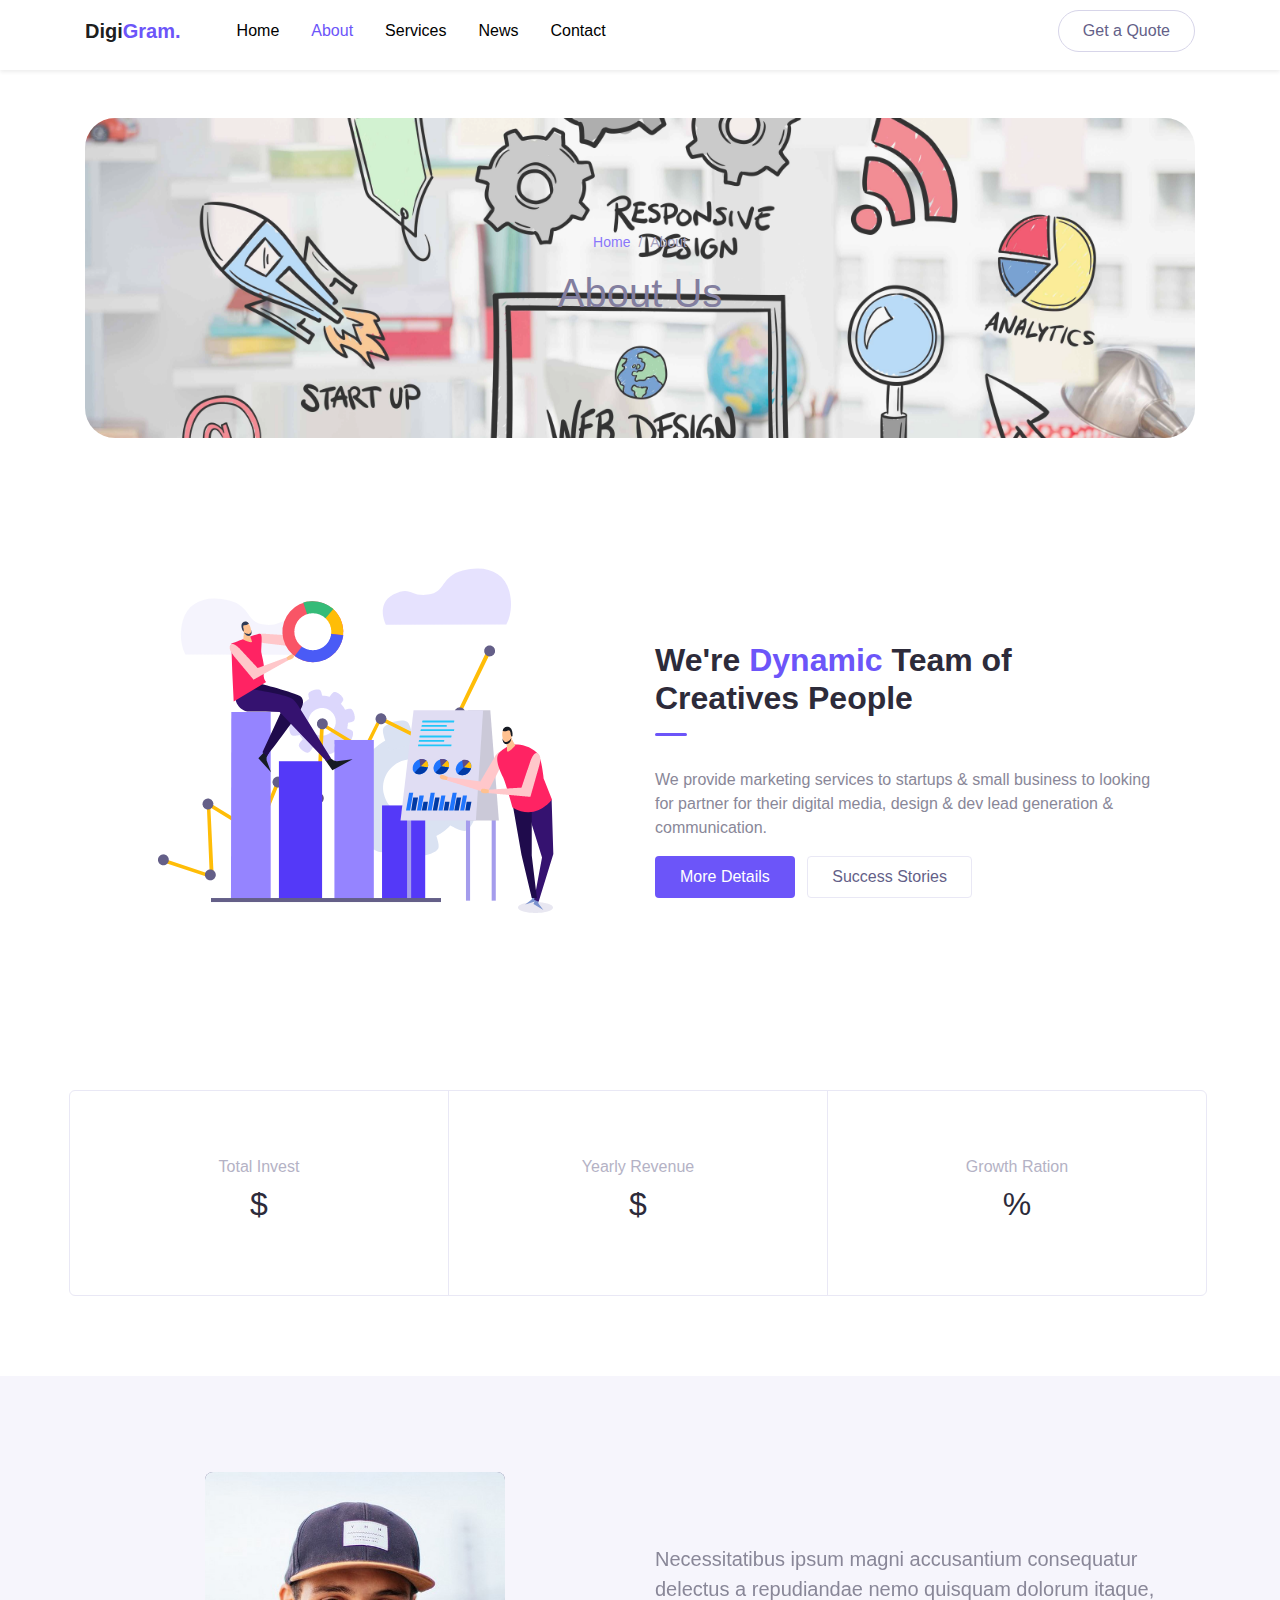
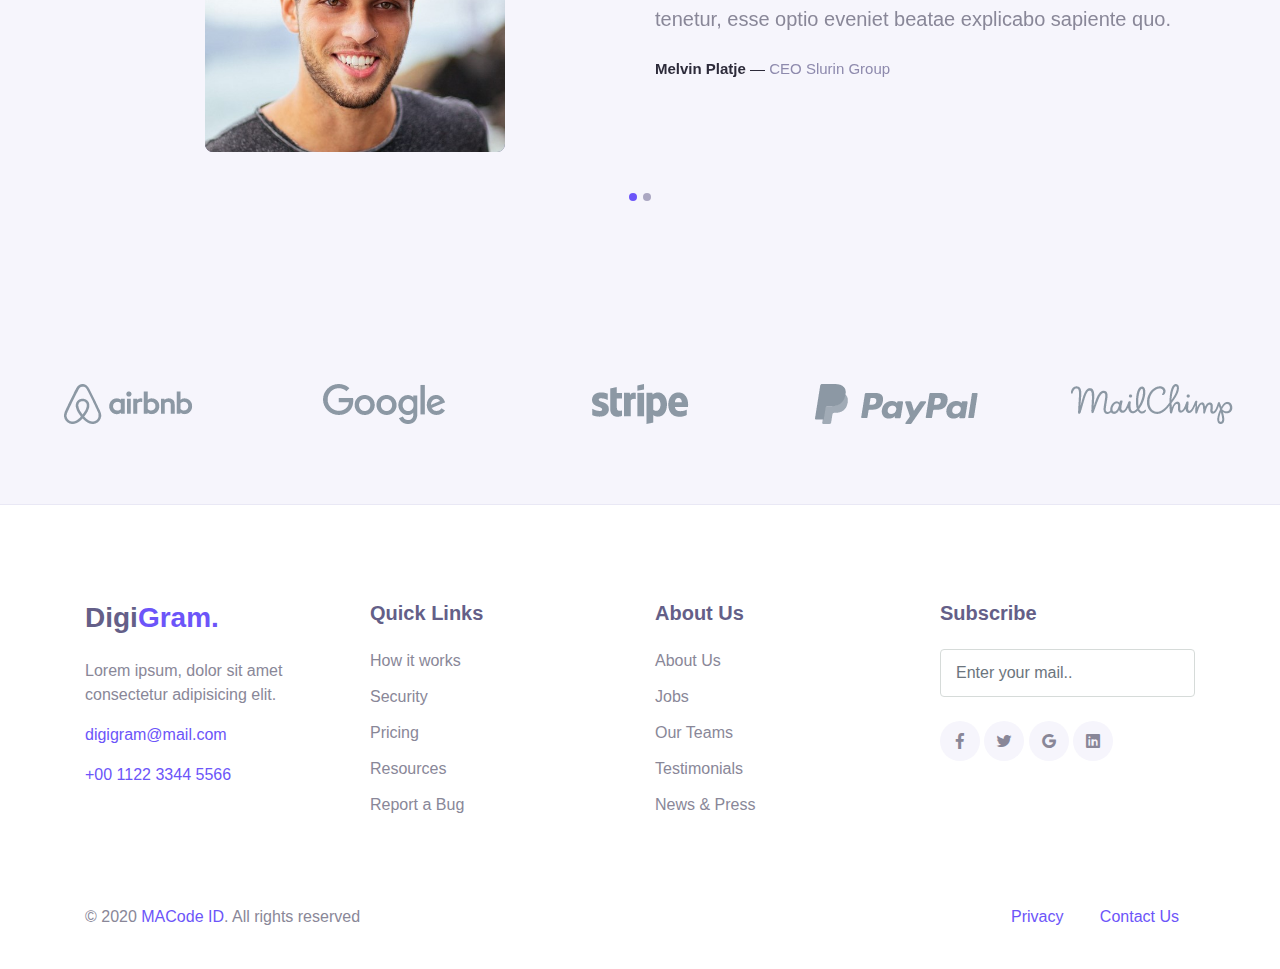
<file: html/about.html>
<!DOCTYPE html>
<html lang="en">
<head>
  <meta charset="UTF-8">
  <meta name="viewport" content="width=device-width, initial-scale=1.0">

  <meta http-equiv="X-UA-Compatible" content="IE=edge">

  <meta name="copyright" content="MACode ID, https://macodeid.com">

  <title>DigiGram - Free Agency Template</title>

  <link rel="stylesheet" href="../assets/vendor/animate/animate.css">

  <link rel="stylesheet" href="../assets/css/bootstrap.css">

  <link rel="stylesheet" href="../assets/css/maicons.css">

  <link rel="stylesheet" href="../assets/vendor/owl-carousel/css/owl.carousel.css">

  <link rel="stylesheet" href="../assets/css/theme.css">

</head>
<body>

  <!-- Back to top button -->
  <div class="back-to-top"></div>

  <header>
    <nav class="navbar navbar-expand-lg navbar-light shadow-sm">
      <div class="container">
        <a href="index.html" class="navbar-brand">Digi<span class="text-primary">Gram.</span></a>

        <button class="navbar-toggler" data-toggle="collapse" data-target="#navbarContent" aria-controls="navbarContent" aria-expanded="false" aria-label="Toggle navigation">
          <span class="navbar-toggler-icon"></span>
        </button>

        <div class="navbar-collapse collapse" id="navbarContent">
          <ul class="navbar-nav ml-lg-4 pt-3 pt-lg-0">
            <li class="nav-item">
              <a href="index.html" class="nav-link">Home</a>
            </li>
            <li class="nav-item active">
              <a href="about.html" class="nav-link">About</a>
            </li>
            <li class="nav-item">
              <a href="services.html" class="nav-link">Services</a>
            </li>
            <li class="nav-item">
              <a href="blog.html" class="nav-link">News</a>
            </li>
            <li class="nav-item">
              <a href="contact.html" class="nav-link">Contact</a>
            </li>
          </ul>

          <div class="ml-auto">
            <a href="#" class="btn btn-outline rounded-pill">Get a Quote</a>
          </div>
        </div>
      </div>
    </nav>

    <div class="container mt-5">
      <div class="page-banner">
        <div class="row justify-content-center align-items-center h-100">
          <div class="col-md-6">
            <nav aria-label="Breadcrumb">
              <ul class="breadcrumb justify-content-center py-0 bg-transparent">
                <li class="breadcrumb-item"><a href="index.html">Home</a></li>
                <li class="breadcrumb-item active">About</li>
              </ul>
            </nav>
            <h1 class="text-center">About Us</h1>
          </div>
        </div>
      </div>
    </div>
  </header>

  <main>
    <div class="page-section">
      <div class="container">
        <div class="row align-items-center">
          <div class="col-lg-6 py-3">
            <div class="img-fluid text-center">
              <img src="../assets/img/bg_image_2.png" alt="">
            </div>
          </div>
          <div class="col-lg-6 py-3 pr-lg-5">
            <h2 class="title-section">We're <span class="marked">Dynamic</span> Team of Creatives People</h2>
            <div class="divider"></div>
            <p>We provide marketing services to startups & small business to looking for partner for their digital media, design & dev lead generation & communication.</p>
            <a href="#" class="btn btn-primary">More Details</a>
            <a href="#" class="btn btn-outline border ml-2">Success Stories</a>
          </div>
        </div>
      </div> <!-- .container -->
    </div> <!-- .page-section -->

    <div class="page-section counter-section">
      <div class="container">
        <div class="row align-items-center text-center">
          <div class="col-lg-4">
            <p>Total Invest</p>
            <h2>$<span class="number" data-number="816278"></span></h2>
          </div>
          <div class="col-lg-4">
            <p>Yearly Revenue</p>
            <h2>$<span class="number" data-number="216422"></span></h2>
          </div>
          <div class="col-lg-4">
            <p>Growth Ration</p>
            <h2><span class="number" data-number="73"></span>%</h2>
          </div>
        </div>
      </div> <!-- .container -->
    </div> <!-- .page-section -->
  
    <!-- Testimonials -->
    <div class="page-section bg-light">
      <div class="container">
        
        <div class="owl-carousel" id="testimonials">
          <div class="item">
            <div class="row align-items-center">
              <div class="col-md-6 py-3">
                <div class="testi-image">
                  <img src="../assets/img/person/person_1.jpg" alt="">
                </div>
              </div>
              <div class="col-md-6 py-3">
                <div class="testi-content">
                  <p>Necessitatibus ipsum magni accusantium consequatur delectus a repudiandae nemo quisquam dolorum itaque, tenetur, esse optio eveniet beatae explicabo sapiente quo.</p>
                  <div class="entry-footer">
                    <strong>Melvin Platje</strong> &mdash; <span class="text-grey">CEO Slurin Group</span>
                  </div>
                </div>
              </div>
            </div>
          </div>
  
          <div class="item">
            <div class="row align-items-center">
              <div class="col-md-6 py-3">
                <div class="testi-image">
                  <img src="../assets/img/person/person_2.jpg" alt="">
                </div>
              </div>
              <div class="col-md-6 py-3">
                <div class="testi-content">
                  <p>Repudiandae vero assumenda sequi labore ipsum eos ducimus provident a nam vitae et, dolorum temporibus inventore quaerat consectetur quos! Animi, qui ratione?</p>
                  <div class="entry-footer">
                    <strong>George Burke</strong> &mdash; <span class="text-grey">CEO Letro</span>
                  </div>
                </div>
              </div>
            </div>
          </div>
  
        </div>
      </div> <!-- .container -->
    </div> <!-- .page-section -->
    
    <div class="page-section client-section">
      <div class="container-fluid">
        <div class="row row-cols-2 row-cols-md-3 row-cols-lg-5 justify-content-center">
          <div class="item">
            <img src="../assets/img/clients/airbnb.png" alt="">
          </div>
          <div class="item">
            <img src="../assets/img/clients/google.png" alt="">
          </div>
          <div class="item">
            <img src="../assets/img/clients/stripe.png" alt="">
          </div>
          <div class="item">
            <img src="../assets/img/clients/paypal.png" alt="">
          </div>
          <div class="item">
            <img src="../assets/img/clients/mailchimp.png" alt="">
          </div>
        </div>
      </div> <!-- .container-fluid -->
    </div> <!-- .page-section -->
  </main>

  <footer class="page-footer">
    <div class="container">
      <div class="row justify-content-center mb-5">
        <div class="col-lg-3 py-3">
          <h3>Digi<span class="text-primary">Gram.</span></h3>
          <p>Lorem ipsum, dolor sit amet consectetur adipisicing elit.</p>

          <p><a href="#" >digigram@mail.com</a></p>
          <p><a href="#">+00 1122 3344 5566</a></p>
        </div>
        <div class="col-lg-3 py-3">
          <h5>Quick Links</h5>
          <ul class="footer-menu">
            <li><a href="#">How it works</a></li>
            <li><a href="#">Security</a></li>
            <li><a href="#">Pricing</a></li>
            <li><a href="#">Resources</a></li>
            <li><a href="#">Report a Bug</a></li>
          </ul>
        </div>
        <div class="col-lg-3 py-3">
          <h5>About Us</h5>
          <ul class="footer-menu">
            <li><a href="#">About Us</a></li>
            <li><a href="#">Jobs</a></li>
            <li><a href="#">Our Teams</a></li>
            <li><a href="#">Testimonials</a></li>
            <li><a href="#">News & Press</a></li>
          </ul>
        </div>
        <div class="col-lg-3 py-3">
          <h5>Subscribe</h5>
          <form action="#">
            <input type="text" class="form-control" placeholder="Enter your mail..">
          </form>

          <div class="sosmed-button mt-4">
            <a href="#"><span class="mai-logo-facebook-f"></span></a>
            <a href="#"><span class="mai-logo-twitter"></span></a>
            <a href="#"><span class="mai-logo-google"></span></a>
            <a href="#"><span class="mai-logo-linkedin"></span></a>
          </div>
        </div>
      </div>

      <div class="row">
        <div class="col-sm-6 py-2">
          <p id="copyright">&copy; 2020 <a href="https://macodeid.com/">MACode ID</a>. All rights reserved</p>
        </div>
        <div class="col-sm-6 py-2 text-right">
          <div class="d-inline-block px-3">
            <a href="#">Privacy</a>
          </div>
          <div class="d-inline-block px-3">
            <a href="#">Contact Us</a>
          </div>
        </div>
      </div>
    </div> <!-- .container -->
  </footer> <!-- .page-footer -->


  <script src="../assets/js/jquery-3.5.1.min.js"></script>

  <script src="../assets/js/bootstrap.bundle.min.js"></script>

  <script src="../assets/vendor/wow/wow.min.js"></script>

  <script src="../assets/vendor/owl-carousel/js/owl.carousel.min.js"></script>

  <script src="../assets/vendor/waypoints/jquery.waypoints.min.js"></script>

  <script src="../assets/vendor/animateNumber/jquery.animateNumber.min.js"></script>

  <script src="../assets/js/google-maps.js"></script>

  <script src="../assets/js/theme.js"></script>

</body>
</html>
</file>
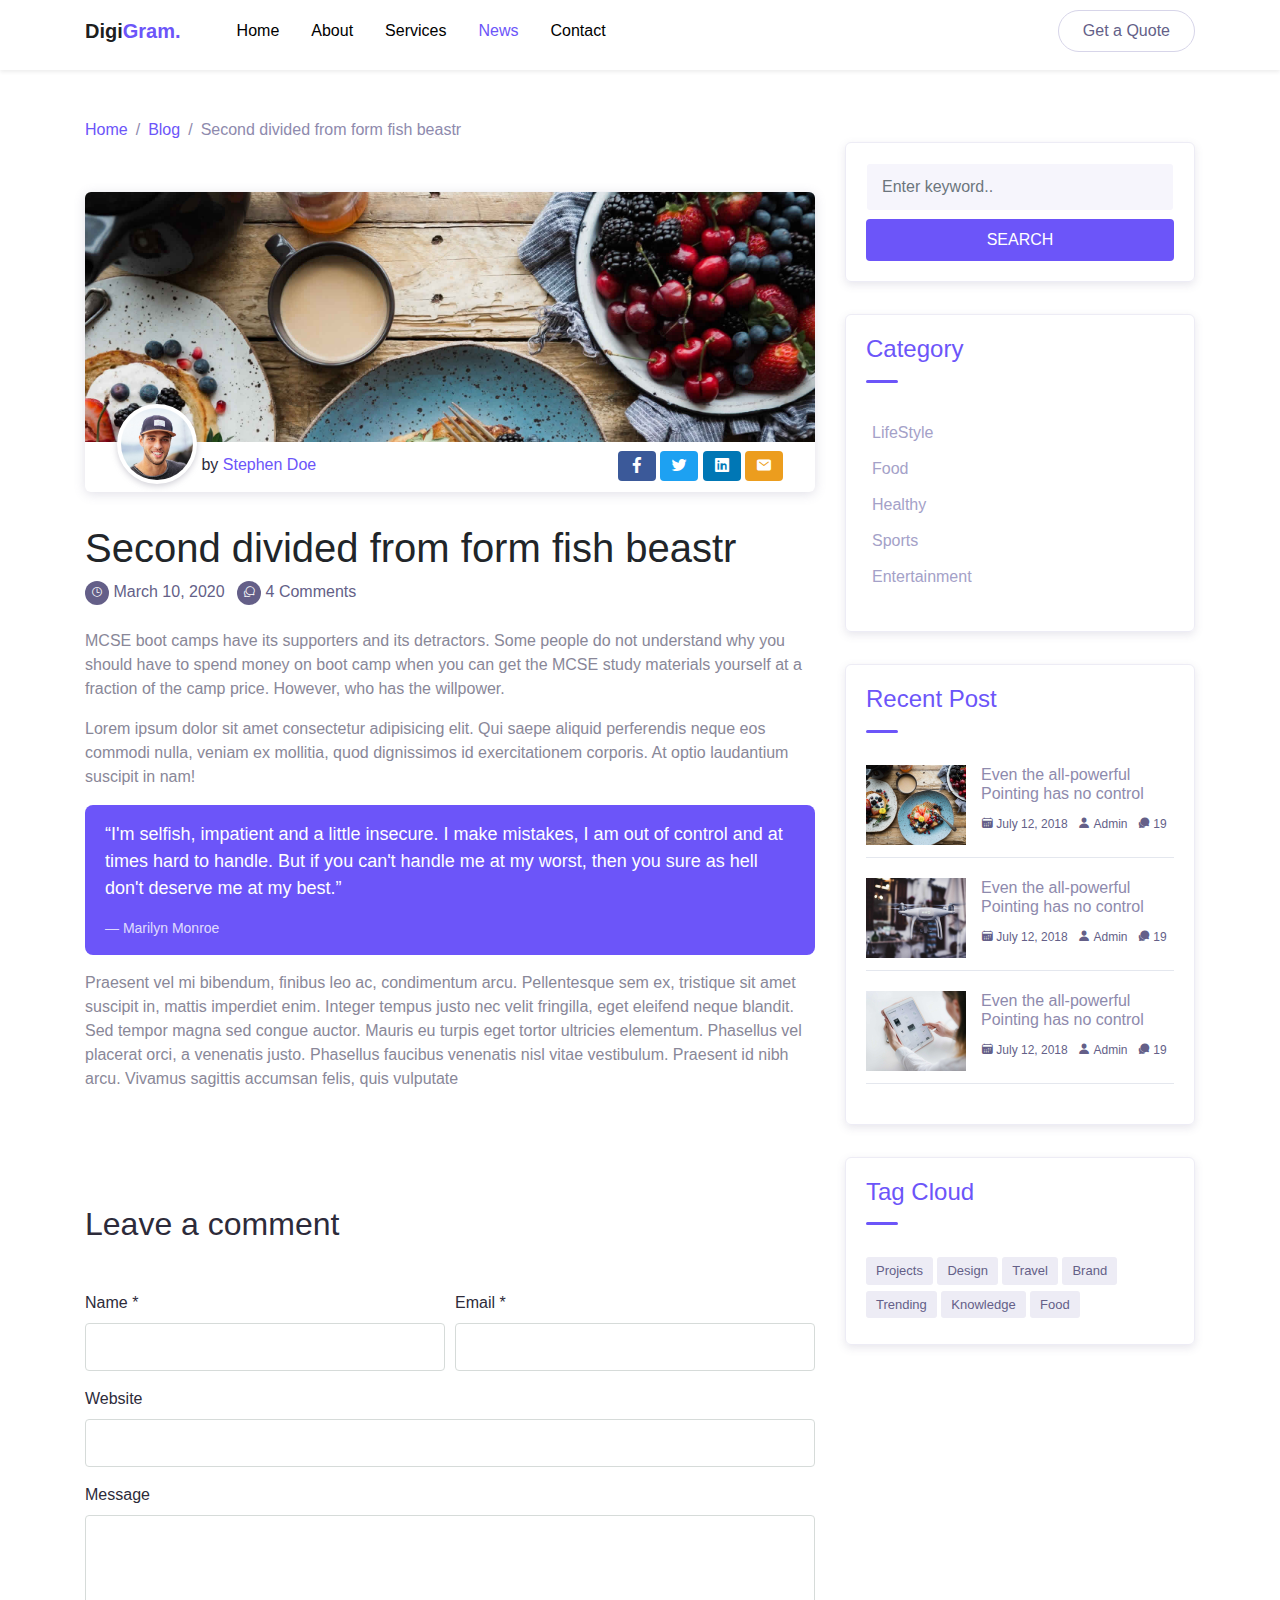
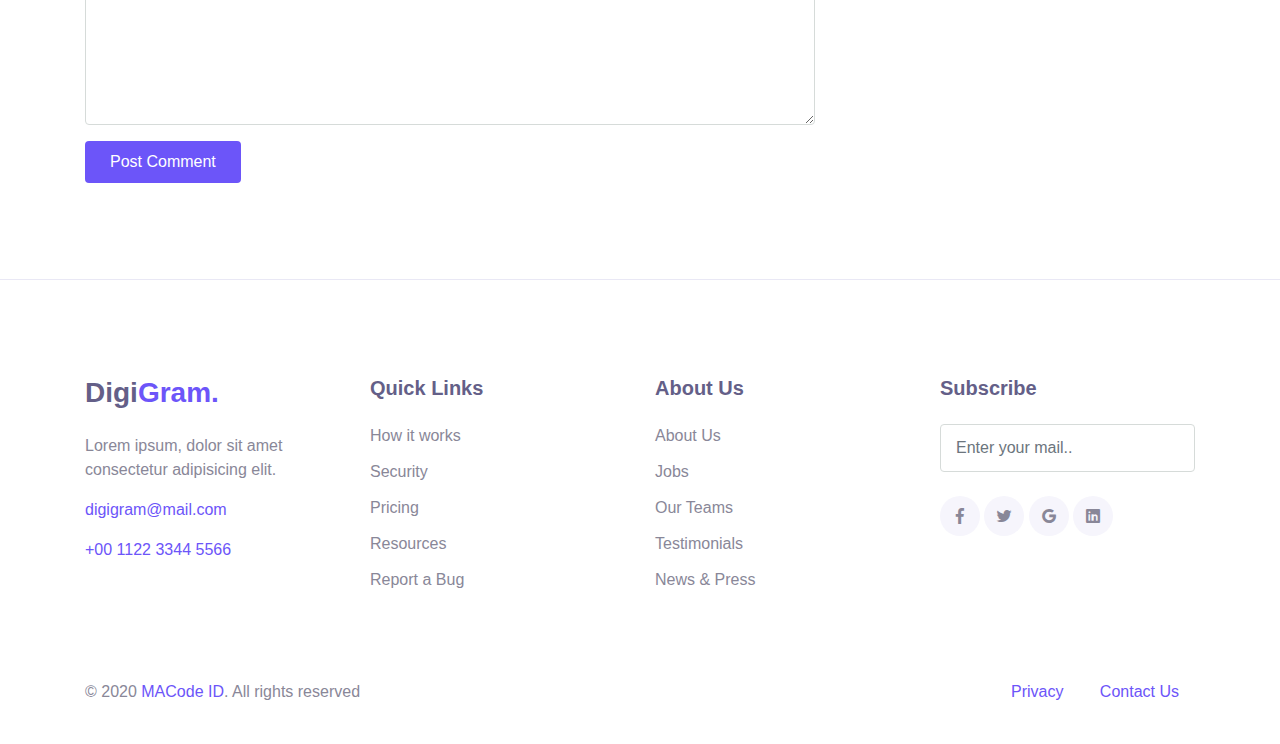
<file: html/blog-single.html>
<!DOCTYPE html>
<html lang="en">
<head>
  <meta charset="UTF-8">
  <meta name="viewport" content="width=device-width, initial-scale=1.0">

  <meta http-equiv="X-UA-Compatible" content="IE=edge">

  <meta name="copyright" content="MACode ID, https://macodeid.com">

  <title>DigiGram - Free Agency Template</title>

  <link rel="stylesheet" href="../assets/vendor/animate/animate.css">

  <link rel="stylesheet" href="../assets/css/bootstrap.css">

  <link rel="stylesheet" href="../assets/css/maicons.css">

  <link rel="stylesheet" href="../assets/vendor/owl-carousel/css/owl.carousel.css">

  <link rel="stylesheet" href="../assets/css/theme.css">

</head>
<body>

  <!-- Back to top button -->
  <div class="back-to-top"></div>

  <header>
    <nav class="navbar navbar-expand-lg navbar-light shadow-sm">
      <div class="container">
        <a href="index.html" class="navbar-brand">Digi<span class="text-primary">Gram.</span></a>

        <button class="navbar-toggler" data-toggle="collapse" data-target="#navbarContent" aria-controls="navbarContent" aria-expanded="false" aria-label="Toggle navigation">
          <span class="navbar-toggler-icon"></span>
        </button>

        <div class="navbar-collapse collapse" id="navbarContent">
          <ul class="navbar-nav ml-lg-4 pt-3 pt-lg-0">
            <li class="nav-item">
              <a href="index.html" class="nav-link">Home</a>
            </li>
            <li class="nav-item">
              <a href="about.html" class="nav-link">About</a>
            </li>
            <li class="nav-item">
              <a href="services.html" class="nav-link">Services</a>
            </li>
            <li class="nav-item active">
              <a href="blog.html" class="nav-link">News</a>
            </li>
            <li class="nav-item">
              <a href="contact.html" class="nav-link">Contact</a>
            </li>
          </ul>

          <div class="ml-auto">
            <a href="#" class="btn btn-outline rounded-pill">Get a Quote</a>
          </div>
        </div>
      </div>
    </nav>
  </header>

  <main>
    <div class="page-section pt-5">
      <div class="container">
        <nav aria-label="Breadcrumb">
          <ul class="breadcrumb p-0 mb-0 bg-transparent">
            <li class="breadcrumb-item"><a href="index.html">Home</a></li>
            <li class="breadcrumb-item"><a href="blog.html">Blog</a></li>
            <li class="breadcrumb-item active">Second divided from form fish beastr</li>
          </ul>
        </nav>
        
        <div class="row">
          <div class="col-lg-8">
            <div class="blog-single-wrap">
              <div class="header">
                <div class="post-thumb">
                  <img src="../assets/img/blog/blog-1.jpg" alt="">
                </div>
                <div class="meta-header">
                  <div class="post-author">
                    <div class="avatar">
                      <img src="../assets/img/person/person_1.jpg" alt="">
                    </div>
                    by <a href="#">Stephen Doe</a>
                  </div>
  
                  <div class="post-sharer">
                    <a href="#" class="btn social-facebook"><span class="mai-logo-facebook-f"></span></a>
                    <a href="#" class="btn social-twitter"><span class="mai-logo-twitter"></span></a>
                    <a href="#" class="btn social-linkedin"><span class="mai-logo-linkedin"></span></a>
                    <a href="#" class="btn"><span class="mai-mail"></span></a>
                  </div>
                </div>
              </div>
              <h1 class="post-title">Second divided from form fish beastr</h1>
              <div class="post-meta">
                <div class="post-date">
                  <span class="icon">
                    <span class="mai-time-outline"></span>
                  </span> <a href="#">March 10, 2020</a>
                </div>
                <div class="post-comment-count ml-2">
                  <span class="icon">
                    <span class="mai-chatbubbles-outline"></span>
                  </span> <a href="#">4 Comments</a>
                </div>
              </div>
              <div class="post-content">
                <p>MCSE boot camps have its supporters and its detractors. Some people do not understand why you should have to spend money on boot camp when you can get the MCSE study materials yourself at a fraction of the camp price. However, who has the willpower.</p>
                <p>Lorem ipsum dolor sit amet consectetur adipisicing elit. Qui saepe aliquid perferendis neque eos commodi nulla, veniam ex mollitia, quod dignissimos id exercitationem corporis. At optio laudantium suscipit in nam!</p>
                <blockquote class="quote">“I'm selfish, impatient and a little insecure. I make mistakes, I am out of control and at times hard to handle. But if you can't handle me at my worst, then you sure as hell don't deserve me at my best.”
                <span class="author">― Marilyn Monroe</span></blockquote>
                <p>Praesent vel mi bibendum, finibus leo ac, condimentum arcu. Pellentesque sem ex, tristique sit amet suscipit in, mattis imperdiet enim. Integer tempus justo nec velit fringilla, eget eleifend neque blandit. Sed tempor magna sed congue auctor. Mauris eu turpis eget tortor ultricies elementum. Phasellus vel placerat orci, a venenatis justo. Phasellus faucibus venenatis nisl vitae vestibulum. Praesent id nibh arcu. Vivamus sagittis accumsan felis, quis vulputate</p>
              </div>
            </div>
  
            <div class="comment-form-wrap pt-5">
              <h2 class="mb-5">Leave a comment</h2>
              <form action="#" class="">
                <div class="form-row form-group">
                  <div class="col-md-6">
                    <label for="name">Name *</label>
                    <input type="text" class="form-control" id="name">
                  </div>
                  <div class="col-md-6">
                    <label for="email">Email *</label>
                    <input type="email" class="form-control" id="email">
                  </div>
                </div>
                <div class="form-group">
                  <label for="website">Website</label>
                  <input type="url" class="form-control" id="website">
                </div>
    
                <div class="form-group">
                  <label for="message">Message</label>
                  <textarea name="msg" id="message" cols="30" rows="8" class="form-control"></textarea>
                </div>
                <div class="form-group">
                  <input type="submit" value="Post Comment" class="btn btn-primary">
                </div>
    
              </form>
            </div>
  
          </div>
          <div class="col-lg-4">
            <div class="widget">
              <!-- Widget search -->
              <div class="widget-box">
                <form action="#" class="search-widget">
                  <input type="text" class="form-control" placeholder="Enter keyword..">
                  <button type="submit" class="btn btn-primary btn-block">Search</button>
                </form>
              </div>
  
              <!-- Widget Categories -->
              <div class="widget-box">
                <h4 class="widget-title">Category</h4>
                <div class="divider"></div>
  
                <ul class="categories">
                  <li><a href="#">LifeStyle</a></li>
                  <li><a href="#">Food</a></li>
                  <li><a href="#">Healthy</a></li>
                  <li><a href="#">Sports</a></li>
                  <li><a href="#">Entertainment</a></li>
                </ul>
              </div>
  
              <!-- Widget recent post -->
              <div class="widget-box">
                <h4 class="widget-title">Recent Post</h4>
                <div class="divider"></div>
  
                <div class="blog-item">
                    <a class="post-thumb" href="">
                      <img src="../assets/img/blog/blog-1.jpg" alt="">
                    </a>
                    <div class="content">
                      <h6 class="post-title"><a href="#">Even the all-powerful Pointing has no control</a></h6>
                      <div class="meta">
                        <a href="#"><span class="mai-calendar"></span> July 12, 2018</a>
                        <a href="#"><span class="mai-person"></span> Admin</a>
                        <a href="#"><span class="mai-chatbubbles"></span> 19</a>
                      </div>
                    </div>
                </div>
  
                <div class="blog-item">
                    <a class="post-thumb" href="">
                      <img src="../assets/img/blog/blog-2.jpg" alt="">
                    </a>
                    <div class="content">
                      <h6 class="post-title"><a href="#">Even the all-powerful Pointing has no control</a></h6>
                      <div class="meta">
                        <a href="#"><span class="mai-calendar"></span> July 12, 2018</a>
                        <a href="#"><span class="mai-person"></span> Admin</a>
                        <a href="#"><span class="mai-chatbubbles"></span> 19</a>
                      </div>
                    </div>
                </div>
  
                <div class="blog-item">
                    <a class="post-thumb" href="">
                      <img src="../assets/img/blog/blog-3.jpg" alt="">
                    </a>
                    <div class="content">
                      <h6 class="post-title"><a href="#">Even the all-powerful Pointing has no control</a></h6>
                      <div class="meta">
                        <a href="#"><span class="mai-calendar"></span> July 12, 2018</a>
                        <a href="#"><span class="mai-person"></span> Admin</a>
                        <a href="#"><span class="mai-chatbubbles"></span> 19</a>
                      </div>
                    </div>
                </div>
  
              </div>
  
              <!-- Widget Tag Cloud -->
              <div class="widget-box">
                <h4 class="widget-title">Tag Cloud</h4>
                <div class="divider"></div>
  
                <div class="tag-clouds">
                  <a href="#" class="tag-cloud-link">Projects</a>
                  <a href="#" class="tag-cloud-link">Design</a>
                  <a href="#" class="tag-cloud-link">Travel</a>
                  <a href="#" class="tag-cloud-link">Brand</a>
                  <a href="#" class="tag-cloud-link">Trending</a>
                  <a href="#" class="tag-cloud-link">Knowledge</a>
                  <a href="#" class="tag-cloud-link">Food</a>
                </div>
              </div>
  
            </div>
          </div>
        </div>
  
      </div>
    </div>
  </main>

  <footer class="page-footer">
    <div class="container">
      <div class="row justify-content-center mb-5">
        <div class="col-lg-3 py-3">
          <h3>Digi<span class="text-primary">Gram.</span></h3>
          <p>Lorem ipsum, dolor sit amet consectetur adipisicing elit.</p>

          <p><a href="#" >digigram@mail.com</a></p>
          <p><a href="#">+00 1122 3344 5566</a></p>
        </div>
        <div class="col-lg-3 py-3">
          <h5>Quick Links</h5>
          <ul class="footer-menu">
            <li><a href="#">How it works</a></li>
            <li><a href="#">Security</a></li>
            <li><a href="#">Pricing</a></li>
            <li><a href="#">Resources</a></li>
            <li><a href="#">Report a Bug</a></li>
          </ul>
        </div>
        <div class="col-lg-3 py-3">
          <h5>About Us</h5>
          <ul class="footer-menu">
            <li><a href="#">About Us</a></li>
            <li><a href="#">Jobs</a></li>
            <li><a href="#">Our Teams</a></li>
            <li><a href="#">Testimonials</a></li>
            <li><a href="#">News & Press</a></li>
          </ul>
        </div>
        <div class="col-lg-3 py-3">
          <h5>Subscribe</h5>
          <form action="#">
            <input type="text" class="form-control" placeholder="Enter your mail..">
          </form>

          <div class="sosmed-button mt-4">
            <a href="#"><span class="mai-logo-facebook-f"></span></a>
            <a href="#"><span class="mai-logo-twitter"></span></a>
            <a href="#"><span class="mai-logo-google"></span></a>
            <a href="#"><span class="mai-logo-linkedin"></span></a>
          </div>
        </div>
      </div>

      <div class="row">
        <div class="col-sm-6 py-2">
          <p id="copyright">&copy; 2020 <a href="https://macodeid.com/">MACode ID</a>. All rights reserved</p>
        </div>
        <div class="col-sm-6 py-2 text-right">
          <div class="d-inline-block px-3">
            <a href="#">Privacy</a>
          </div>
          <div class="d-inline-block px-3">
            <a href="#">Contact Us</a>
          </div>
        </div>
      </div>
    </div> <!-- .container -->
  </footer> <!-- .page-footer -->


  <script src="../assets/js/jquery-3.5.1.min.js"></script>

  <script src="../assets/js/bootstrap.bundle.min.js"></script>

  <script src="../assets/vendor/wow/wow.min.js"></script>

  <script src="../assets/vendor/owl-carousel/js/owl.carousel.min.js"></script>

  <script src="../assets/vendor/waypoints/jquery.waypoints.min.js"></script>

  <script src="../assets/vendor/animateNumber/jquery.animateNumber.min.js"></script>

  <script src="../assets/js/google-maps.js"></script>

  <script src="../assets/js/theme.js"></script>

</body>
</html>
</file>
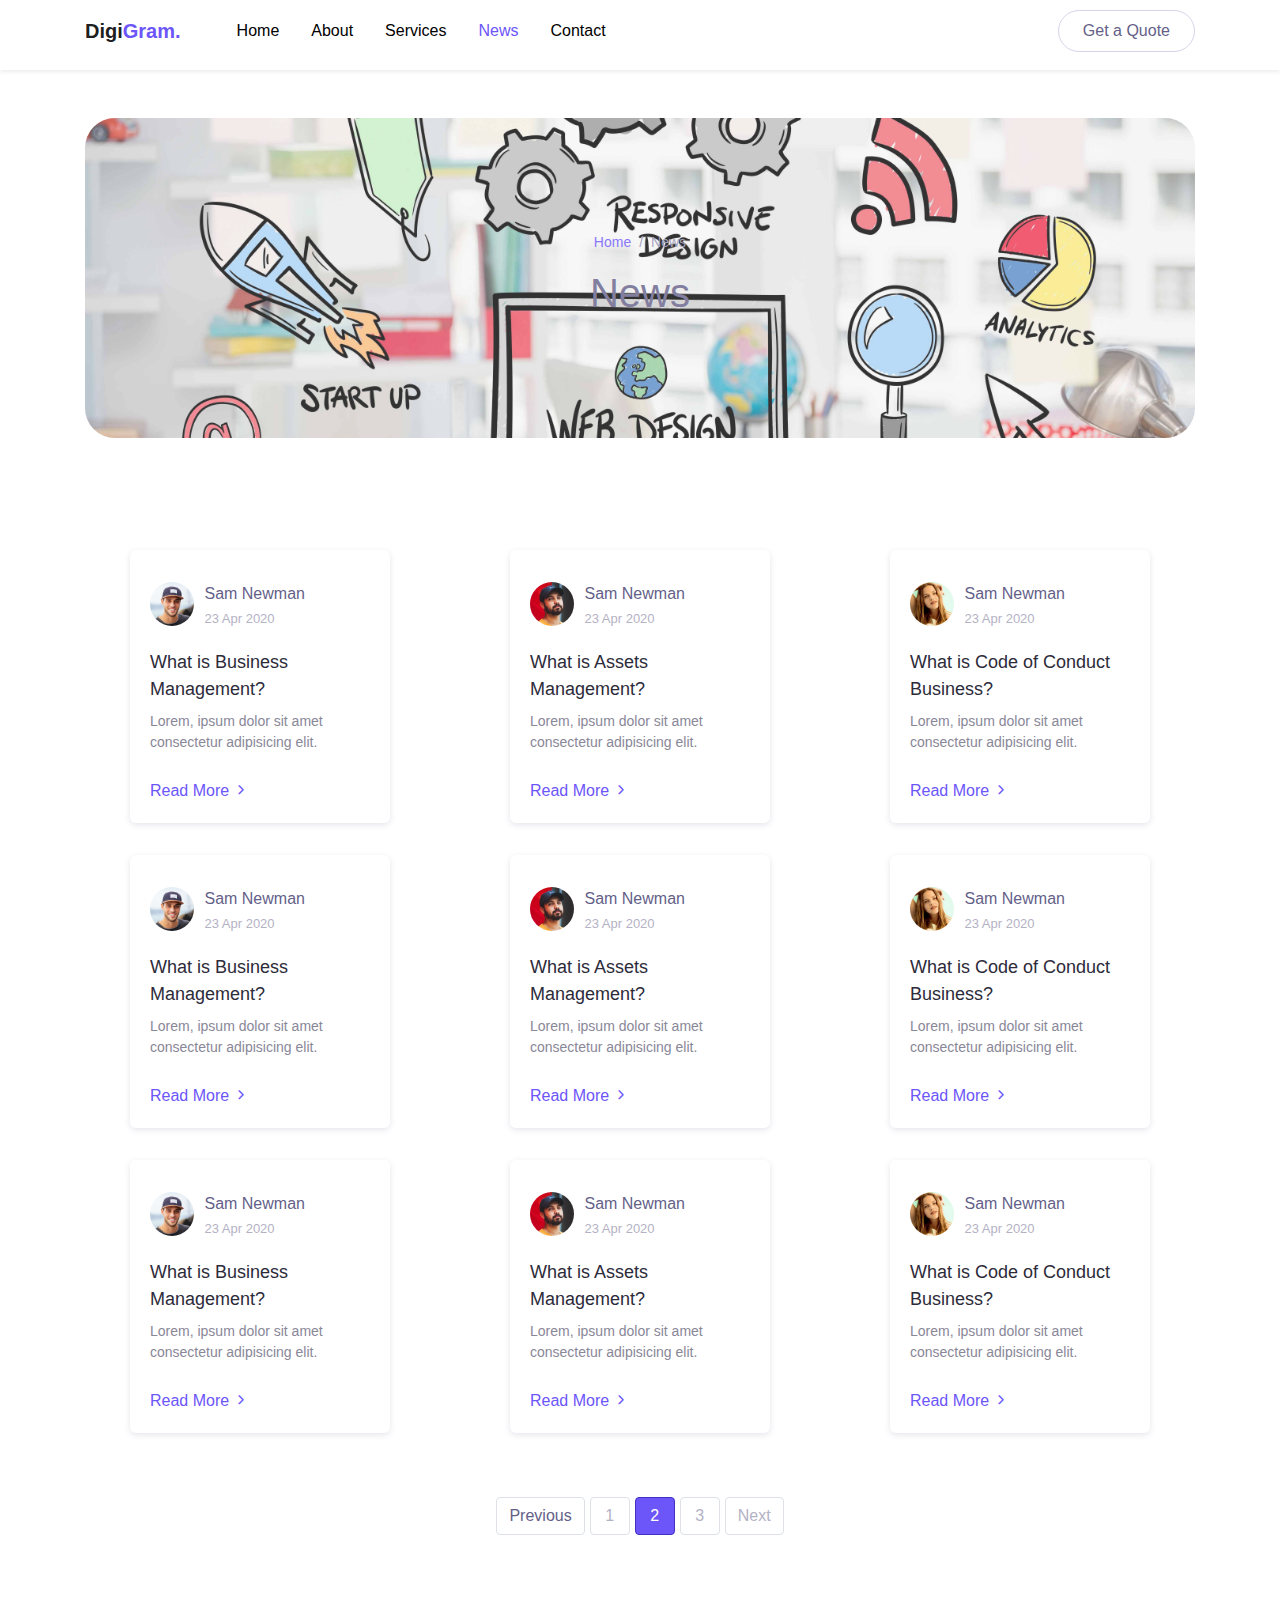
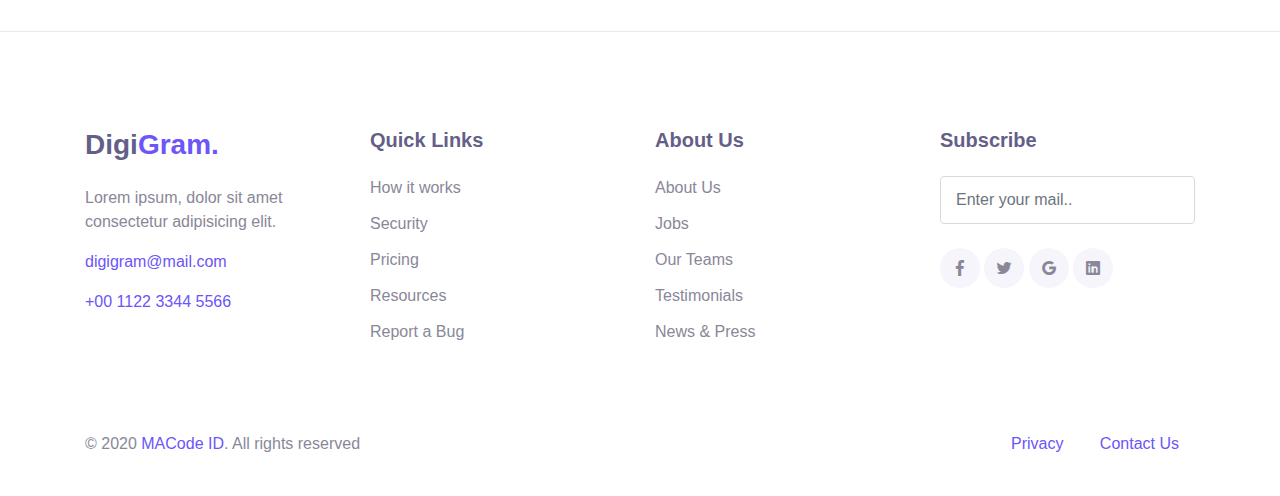
<file: html/blog.html>
<!DOCTYPE html>
<html lang="en">
<head>
  <meta charset="UTF-8">
  <meta name="viewport" content="width=device-width, initial-scale=1.0">

  <meta http-equiv="X-UA-Compatible" content="IE=edge">

  <meta name="copyright" content="MACode ID, https://macodeid.com">

  <title>DigiGram - Free Agency Template</title>

  <link rel="stylesheet" href="../assets/vendor/animate/animate.css">

  <link rel="stylesheet" href="../assets/css/bootstrap.css">

  <link rel="stylesheet" href="../assets/css/maicons.css">

  <link rel="stylesheet" href="../assets/vendor/owl-carousel/css/owl.carousel.css">

  <link rel="stylesheet" href="../assets/css/theme.css">

</head>
<body>

  <!-- Back to top button -->
  <div class="back-to-top"></div>

  <header>
    <nav class="navbar navbar-expand-lg navbar-light shadow-sm">
      <div class="container">
        <a href="index.html" class="navbar-brand">Digi<span class="text-primary">Gram.</span></a>

        <button class="navbar-toggler" data-toggle="collapse" data-target="#navbarContent" aria-controls="navbarContent" aria-expanded="false" aria-label="Toggle navigation">
          <span class="navbar-toggler-icon"></span>
        </button>

        <div class="navbar-collapse collapse" id="navbarContent">
          <ul class="navbar-nav ml-lg-4 pt-3 pt-lg-0">
            <li class="nav-item">
              <a href="index.html" class="nav-link">Home</a>
            </li>
            <li class="nav-item">
              <a href="about.html" class="nav-link">About</a>
            </li>
            <li class="nav-item">
              <a href="services.html" class="nav-link">Services</a>
            </li>
            <li class="nav-item active">
              <a href="blog.html" class="nav-link">News</a>
            </li>
            <li class="nav-item">
              <a href="contact.html" class="nav-link">Contact</a>
            </li>
          </ul>

          <div class="ml-auto">
            <a href="#" class="btn btn-outline rounded-pill">Get a Quote</a>
          </div>
        </div>
      </div>
    </nav>

    <div class="container mt-5">
      <div class="page-banner">
        <div class="row justify-content-center align-items-center h-100">
          <div class="col-md-6">
            <nav aria-label="Breadcrumb">
              <ul class="breadcrumb justify-content-center py-0 bg-transparent">
                <li class="breadcrumb-item"><a href="index.html">Home</a></li>
                <li class="breadcrumb-item active">News</li>
              </ul>
            </nav>
            <h1 class="text-center">News</h1>
          </div>
        </div>
      </div>
    </div>
  </header>

  <main>
    <div class="page-section">
      <div class="container">
        <div class="row">
          <div class="col-md-6 col-lg-4 py-3">
            <div class="card-blog">
              <div class="header">
                <div class="avatar">
                  <img src="../assets/img/person/person_1.jpg" alt="">
                </div>
                <div class="entry-footer">
                  <div class="post-author">Sam Newman</div>
                  <a href="#" class="post-date">23 Apr 2020</a>
                </div>
              </div>
              <div class="body">
                <div class="post-title"><a href="blog-single.html">What is Business Management?</a></div>
                <div class="post-excerpt">Lorem, ipsum dolor sit amet consectetur adipisicing elit.</div>
              </div>
              <div class="footer">
                <a href="blog-single.html">Read More <span class="mai-chevron-forward text-sm"></span></a>
              </div>
            </div>
          </div>
          <div class="col-md-6 col-lg-4 py-3">
            <div class="card-blog">
              <div class="header">
                <div class="avatar">
                  <img src="../assets/img/person/person_2.jpg" alt="">
                </div>
                <div class="entry-footer">
                  <div class="post-author">Sam Newman</div>
                  <a href="#" class="post-date">23 Apr 2020</a>
                </div>
              </div>
              <div class="body">
                <div class="post-title"><a href="blog-single.html">What is Assets Management?</a></div>
                <div class="post-excerpt">Lorem, ipsum dolor sit amet consectetur adipisicing elit.</div>
              </div>
              <div class="footer">
                <a href="blog-single.html">Read More <span class="mai-chevron-forward text-sm"></span></a>
              </div>
            </div>
          </div>
          <div class="col-md-6 col-lg-4 py-3">
            <div class="card-blog">
              <div class="header">
                <div class="avatar">
                  <img src="../assets/img/person/person_3.jpg" alt="">
                </div>
                <div class="entry-footer">
                  <div class="post-author">Sam Newman</div>
                  <a href="#" class="post-date">23 Apr 2020</a>
                </div>
              </div>
              <div class="body">
                <div class="post-title"><a href="blog-single.html">What is Code of Conduct Business?</a></div>
                <div class="post-excerpt">Lorem, ipsum dolor sit amet consectetur adipisicing elit.</div>
              </div>
              <div class="footer">
                <a href="blog-single.html">Read More <span class="mai-chevron-forward text-sm"></span></a>
              </div>
            </div>
          </div>

          <div class="col-md-6 col-lg-4 py-3">
            <div class="card-blog">
              <div class="header">
                <div class="avatar">
                  <img src="../assets/img/person/person_1.jpg" alt="">
                </div>
                <div class="entry-footer">
                  <div class="post-author">Sam Newman</div>
                  <a href="#" class="post-date">23 Apr 2020</a>
                </div>
              </div>
              <div class="body">
                <div class="post-title"><a href="blog-single.html">What is Business Management?</a></div>
                <div class="post-excerpt">Lorem, ipsum dolor sit amet consectetur adipisicing elit.</div>
              </div>
              <div class="footer">
                <a href="blog-single.html">Read More <span class="mai-chevron-forward text-sm"></span></a>
              </div>
            </div>
          </div>
          <div class="col-md-6 col-lg-4 py-3">
            <div class="card-blog">
              <div class="header">
                <div class="avatar">
                  <img src="../assets/img/person/person_2.jpg" alt="">
                </div>
                <div class="entry-footer">
                  <div class="post-author">Sam Newman</div>
                  <a href="#" class="post-date">23 Apr 2020</a>
                </div>
              </div>
              <div class="body">
                <div class="post-title"><a href="blog-single.html">What is Assets Management?</a></div>
                <div class="post-excerpt">Lorem, ipsum dolor sit amet consectetur adipisicing elit.</div>
              </div>
              <div class="footer">
                <a href="blog-single.html">Read More <span class="mai-chevron-forward text-sm"></span></a>
              </div>
            </div>
          </div>
          <div class="col-md-6 col-lg-4 py-3">
            <div class="card-blog">
              <div class="header">
                <div class="avatar">
                  <img src="../assets/img/person/person_3.jpg" alt="">
                </div>
                <div class="entry-footer">
                  <div class="post-author">Sam Newman</div>
                  <a href="#" class="post-date">23 Apr 2020</a>
                </div>
              </div>
              <div class="body">
                <div class="post-title"><a href="blog-single.html">What is Code of Conduct Business?</a></div>
                <div class="post-excerpt">Lorem, ipsum dolor sit amet consectetur adipisicing elit.</div>
              </div>
              <div class="footer">
                <a href="blog-single.html">Read More <span class="mai-chevron-forward text-sm"></span></a>
              </div>
            </div>
          </div>

          <div class="col-md-6 col-lg-4 py-3">
            <div class="card-blog">
              <div class="header">
                <div class="avatar">
                  <img src="../assets/img/person/person_1.jpg" alt="">
                </div>
                <div class="entry-footer">
                  <div class="post-author">Sam Newman</div>
                  <a href="#" class="post-date">23 Apr 2020</a>
                </div>
              </div>
              <div class="body">
                <div class="post-title"><a href="blog-single.html">What is Business Management?</a></div>
                <div class="post-excerpt">Lorem, ipsum dolor sit amet consectetur adipisicing elit.</div>
              </div>
              <div class="footer">
                <a href="blog-single.html">Read More <span class="mai-chevron-forward text-sm"></span></a>
              </div>
            </div>
          </div>
          <div class="col-md-6 col-lg-4 py-3">
            <div class="card-blog">
              <div class="header">
                <div class="avatar">
                  <img src="../assets/img/person/person_2.jpg" alt="">
                </div>
                <div class="entry-footer">
                  <div class="post-author">Sam Newman</div>
                  <a href="#" class="post-date">23 Apr 2020</a>
                </div>
              </div>
              <div class="body">
                <div class="post-title"><a href="blog-single.html">What is Assets Management?</a></div>
                <div class="post-excerpt">Lorem, ipsum dolor sit amet consectetur adipisicing elit.</div>
              </div>
              <div class="footer">
                <a href="blog-single.html">Read More <span class="mai-chevron-forward text-sm"></span></a>
              </div>
            </div>
          </div>
          <div class="col-md-6 col-lg-4 py-3">
            <div class="card-blog">
              <div class="header">
                <div class="avatar">
                  <img src="../assets/img/person/person_3.jpg" alt="">
                </div>
                <div class="entry-footer">
                  <div class="post-author">Sam Newman</div>
                  <a href="#" class="post-date">23 Apr 2020</a>
                </div>
              </div>
              <div class="body">
                <div class="post-title"><a href="blog-single.html">What is Code of Conduct Business?</a></div>
                <div class="post-excerpt">Lorem, ipsum dolor sit amet consectetur adipisicing elit.</div>
              </div>
              <div class="footer">
                <a href="blog-single.html">Read More <span class="mai-chevron-forward text-sm"></span></a>
              </div>
            </div>
          </div>

          <div class="col-12 mt-5">
            <nav aria-label="Page Navigation">
              <ul class="pagination justify-content-center">
                <li class="page-item disabled">
                  <a class="page-link" href="#" tabindex="-1" aria-disabled="true">Previous</a>
                </li>
                <li class="page-item"><a class="page-link" href="#">1</a></li>
                <li class="page-item active" aria-current="page">
                  <a class="page-link" href="#">2 <span class="sr-only">(current)</span></a>
                </li>
                <li class="page-item"><a class="page-link" href="#">3</a></li>
                <li class="page-item">
                  <a class="page-link" href="#">Next</a>
                </li>
              </ul>
            </nav>
          </div>

        </div>
  
      </div>
    </div>
  </main>

  <footer class="page-footer">
    <div class="container">
      <div class="row justify-content-center mb-5">
        <div class="col-lg-3 py-3">
          <h3>Digi<span class="text-primary">Gram.</span></h3>
          <p>Lorem ipsum, dolor sit amet consectetur adipisicing elit.</p>

          <p><a href="#" >digigram@mail.com</a></p>
          <p><a href="#">+00 1122 3344 5566</a></p>
        </div>
        <div class="col-lg-3 py-3">
          <h5>Quick Links</h5>
          <ul class="footer-menu">
            <li><a href="#">How it works</a></li>
            <li><a href="#">Security</a></li>
            <li><a href="#">Pricing</a></li>
            <li><a href="#">Resources</a></li>
            <li><a href="#">Report a Bug</a></li>
          </ul>
        </div>
        <div class="col-lg-3 py-3">
          <h5>About Us</h5>
          <ul class="footer-menu">
            <li><a href="#">About Us</a></li>
            <li><a href="#">Jobs</a></li>
            <li><a href="#">Our Teams</a></li>
            <li><a href="#">Testimonials</a></li>
            <li><a href="#">News & Press</a></li>
          </ul>
        </div>
        <div class="col-lg-3 py-3">
          <h5>Subscribe</h5>
          <form action="#">
            <input type="text" class="form-control" placeholder="Enter your mail..">
          </form>

          <div class="sosmed-button mt-4">
            <a href="#"><span class="mai-logo-facebook-f"></span></a>
            <a href="#"><span class="mai-logo-twitter"></span></a>
            <a href="#"><span class="mai-logo-google"></span></a>
            <a href="#"><span class="mai-logo-linkedin"></span></a>
          </div>
        </div>
      </div>

      <div class="row">
        <div class="col-sm-6 py-2">
          <p id="copyright">&copy; 2020 <a href="https://macodeid.com/">MACode ID</a>. All rights reserved</p>
        </div>
        <div class="col-sm-6 py-2 text-right">
          <div class="d-inline-block px-3">
            <a href="#">Privacy</a>
          </div>
          <div class="d-inline-block px-3">
            <a href="#">Contact Us</a>
          </div>
        </div>
      </div>
    </div> <!-- .container -->
  </footer> <!-- .page-footer -->


  <script src="../assets/js/jquery-3.5.1.min.js"></script>

  <script src="../assets/js/bootstrap.bundle.min.js"></script>

  <script src="../assets/vendor/wow/wow.min.js"></script>

  <script src="../assets/vendor/owl-carousel/js/owl.carousel.min.js"></script>

  <script src="../assets/vendor/waypoints/jquery.waypoints.min.js"></script>

  <script src="../assets/vendor/animateNumber/jquery.animateNumber.min.js"></script>

  <script src="../assets/js/google-maps.js"></script>

  <script src="../assets/js/theme.js"></script>

</body>
</html>
</file>
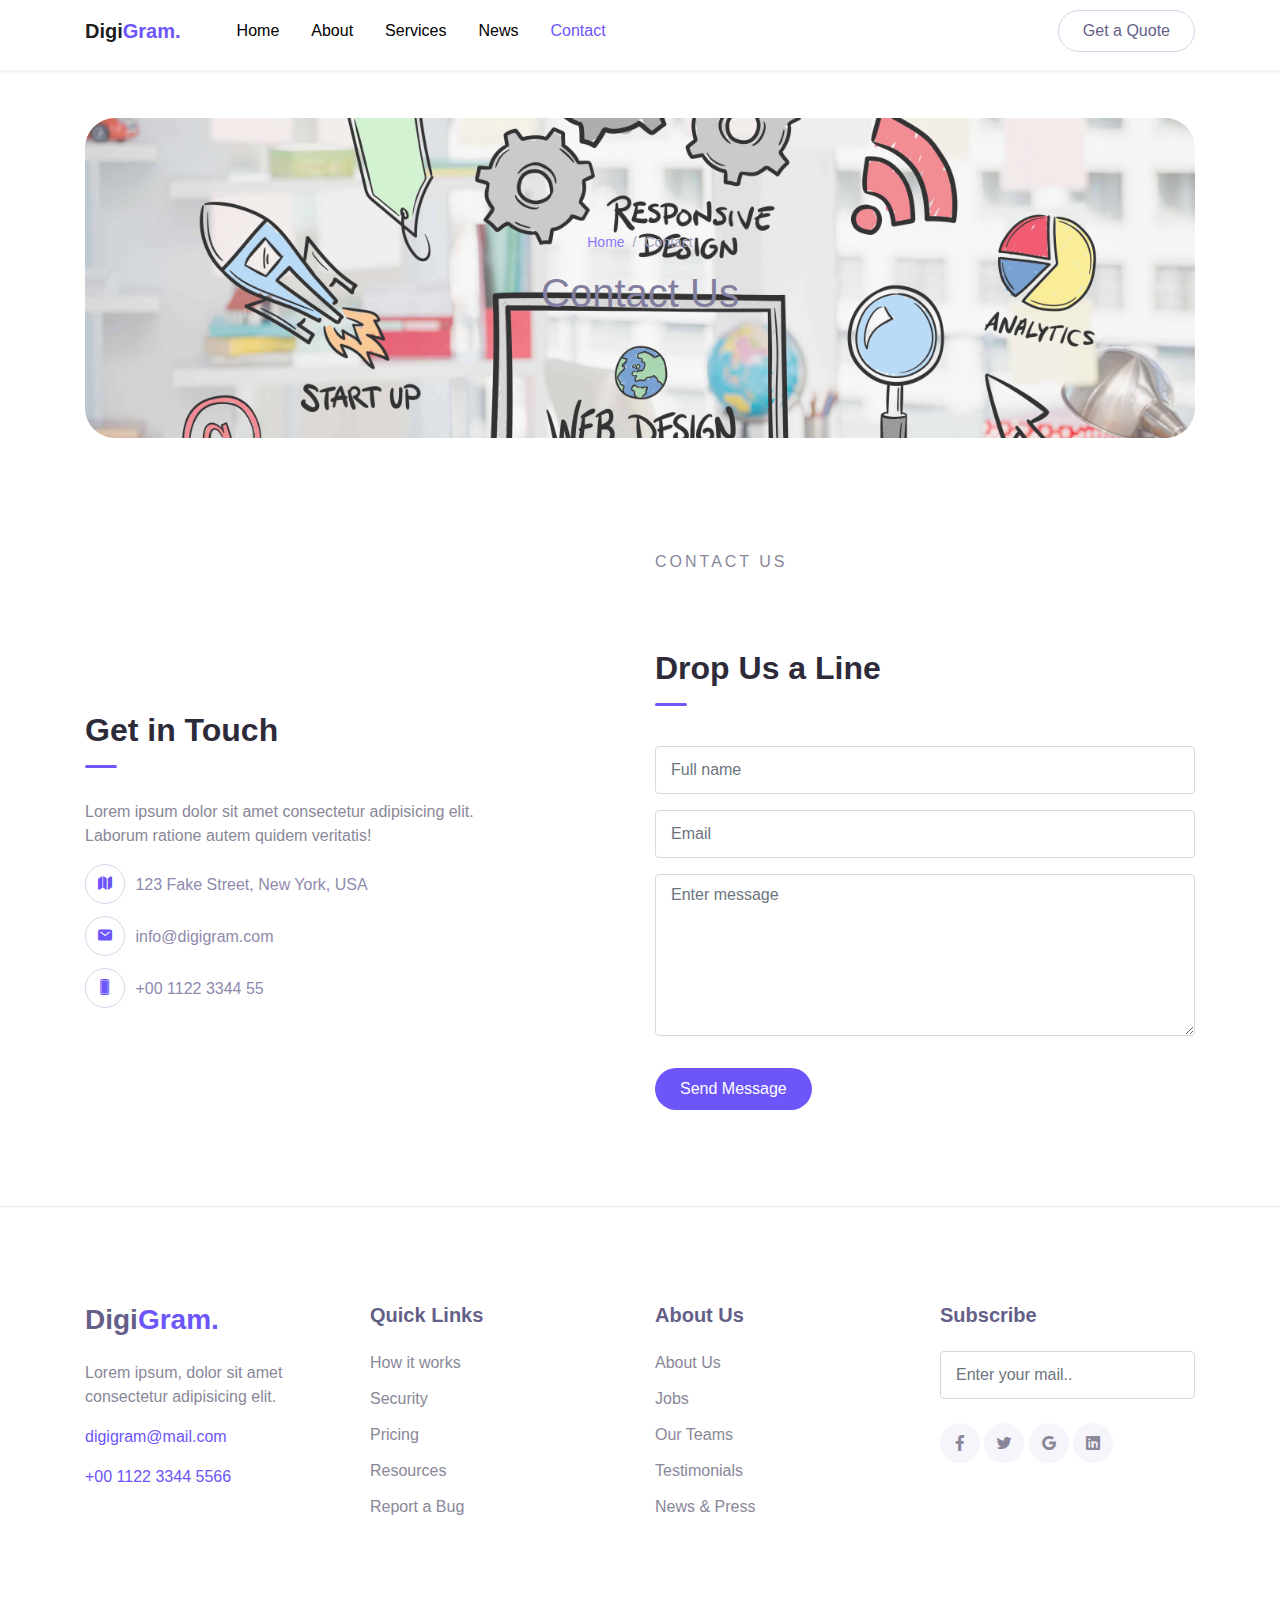
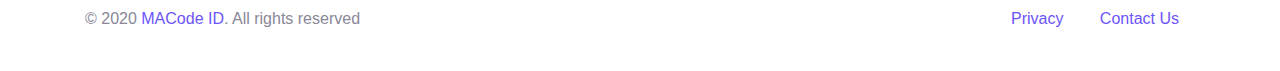
<file: html/contact.html>
<!DOCTYPE html>
<html lang="en">
<head>
  <meta charset="UTF-8">
  <meta name="viewport" content="width=device-width, initial-scale=1.0">

  <meta http-equiv="X-UA-Compatible" content="IE=edge">

  <meta name="copyright" content="MACode ID, https://macodeid.com">

  <title>DigiGram - Free Agency Template</title>

  <link rel="stylesheet" href="../assets/vendor/animate/animate.css">

  <link rel="stylesheet" href="../assets/css/bootstrap.css">

  <link rel="stylesheet" href="../assets/css/maicons.css">

  <link rel="stylesheet" href="../assets/vendor/owl-carousel/css/owl.carousel.css">

  <link rel="stylesheet" href="../assets/css/theme.css">

</head>
<body>

  <!-- Back to top button -->
  <div class="back-to-top"></div>

  <header>
    <nav class="navbar navbar-expand-lg navbar-light shadow-sm">
      <div class="container">
        <a href="index.html" class="navbar-brand">Digi<span class="text-primary">Gram.</span></a>

        <button class="navbar-toggler" data-toggle="collapse" data-target="#navbarContent" aria-controls="navbarContent" aria-expanded="false" aria-label="Toggle navigation">
          <span class="navbar-toggler-icon"></span>
        </button>

        <div class="navbar-collapse collapse" id="navbarContent">
          <ul class="navbar-nav ml-lg-4 pt-3 pt-lg-0">
            <li class="nav-item">
              <a href="index.html" class="nav-link">Home</a>
            </li>
            <li class="nav-item">
              <a href="about.html" class="nav-link">About</a>
            </li>
            <li class="nav-item">
              <a href="services.html" class="nav-link">Services</a>
            </li>
            <li class="nav-item">
              <a href="blog.html" class="nav-link">News</a>
            </li>
            <li class="nav-item active">
              <a href="contact.html" class="nav-link">Contact</a>
            </li>
          </ul>

          <div class="ml-auto">
            <a href="#" class="btn btn-outline rounded-pill">Get a Quote</a>
          </div>
        </div>
      </div>
    </nav>

    <div class="container mt-5">
      <div class="page-banner">
        <div class="row justify-content-center align-items-center h-100">
          <div class="col-md-6">
            <nav aria-label="Breadcrumb">
              <ul class="breadcrumb justify-content-center py-0 bg-transparent">
                <li class="breadcrumb-item"><a href="index.html">Home</a></li>
                <li class="breadcrumb-item active">Contact</li>
              </ul>
            </nav>
            <h1 class="text-center">Contact Us</h1>
          </div>
        </div>
      </div>
    </div>
  </header>

  <main>
    <div class="page-section">
      <div class="container">
        <div class="row align-items-center">
          <div class="col-lg-6 py-3">
            <h2 class="title-section">Get in Touch</h2>
            <div class="divider"></div>
            <p>Lorem ipsum dolor sit amet consectetur adipisicing elit.<br> Laborum ratione autem quidem veritatis!</p>
  
            <ul class="contact-list">
              <li>
                <div class="icon"><span class="mai-map"></span></div>
                <div class="content">123 Fake Street, New York, USA</div>
              </li>
              <li>
                <div class="icon"><span class="mai-mail"></span></div>
                <div class="content"><a href="#">info@digigram.com</a></div>
              </li>
              <li>
                <div class="icon"><span class="mai-phone-portrait"></span></div>
                <div class="content"><a href="#">+00 1122 3344 55</a></div>
              </li>
            </ul>
          </div>
          <div class="col-lg-6 py-3">
            <div class="subhead">Contact Us</div>
            <h2 class="title-section">Drop Us a Line</h2>
            <div class="divider"></div>
            
            <form action="#">
              <div class="py-2">
                <input type="text" class="form-control" placeholder="Full name">
              </div>
              <div class="py-2">
                <input type="text" class="form-control" placeholder="Email">
              </div>
              <div class="py-2">
                <textarea rows="6" class="form-control" placeholder="Enter message"></textarea>
              </div>
              <button type="submit" class="btn btn-primary rounded-pill mt-4">Send Message</button>
            </form>
          </div>
        </div>
      </div> <!-- .container -->
    </div> <!-- .page-section -->
  </main>

  <footer class="page-footer">
    <div class="container">
      <div class="row justify-content-center mb-5">
        <div class="col-lg-3 py-3">
          <h3>Digi<span class="text-primary">Gram.</span></h3>
          <p>Lorem ipsum, dolor sit amet consectetur adipisicing elit.</p>

          <p><a href="#" >digigram@mail.com</a></p>
          <p><a href="#">+00 1122 3344 5566</a></p>
        </div>
        <div class="col-lg-3 py-3">
          <h5>Quick Links</h5>
          <ul class="footer-menu">
            <li><a href="#">How it works</a></li>
            <li><a href="#">Security</a></li>
            <li><a href="#">Pricing</a></li>
            <li><a href="#">Resources</a></li>
            <li><a href="#">Report a Bug</a></li>
          </ul>
        </div>
        <div class="col-lg-3 py-3">
          <h5>About Us</h5>
          <ul class="footer-menu">
            <li><a href="#">About Us</a></li>
            <li><a href="#">Jobs</a></li>
            <li><a href="#">Our Teams</a></li>
            <li><a href="#">Testimonials</a></li>
            <li><a href="#">News & Press</a></li>
          </ul>
        </div>
        <div class="col-lg-3 py-3">
          <h5>Subscribe</h5>
          <form action="#">
            <input type="text" class="form-control" placeholder="Enter your mail..">
          </form>

          <div class="sosmed-button mt-4">
            <a href="#"><span class="mai-logo-facebook-f"></span></a>
            <a href="#"><span class="mai-logo-twitter"></span></a>
            <a href="#"><span class="mai-logo-google"></span></a>
            <a href="#"><span class="mai-logo-linkedin"></span></a>
          </div>
        </div>
      </div>

      <div class="row">
        <div class="col-sm-6 py-2">
          <p id="copyright">&copy; 2020 <a href="https://macodeid.com/">MACode ID</a>. All rights reserved</p>
        </div>
        <div class="col-sm-6 py-2 text-right">
          <div class="d-inline-block px-3">
            <a href="#">Privacy</a>
          </div>
          <div class="d-inline-block px-3">
            <a href="#">Contact Us</a>
          </div>
        </div>
      </div>
    </div> <!-- .container -->
  </footer> <!-- .page-footer -->


  <script src="../assets/js/jquery-3.5.1.min.js"></script>

  <script src="../assets/js/bootstrap.bundle.min.js"></script>

  <script src="../assets/vendor/wow/wow.min.js"></script>

  <script src="../assets/vendor/owl-carousel/js/owl.carousel.min.js"></script>

  <script src="../assets/vendor/waypoints/jquery.waypoints.min.js"></script>

  <script src="../assets/vendor/animateNumber/jquery.animateNumber.min.js"></script>

  <script src="../assets/js/google-maps.js"></script>

  <script src="../assets/js/theme.js"></script>

  <!-- <script async defer src="https://maps.googleapis.com/maps/api/js?key=AIzaSyAIA_zqjFMsJM_sxP9-6Pde5vVCTyJmUHM&callback=initMap"></script> -->


</body>
</html>
</file>
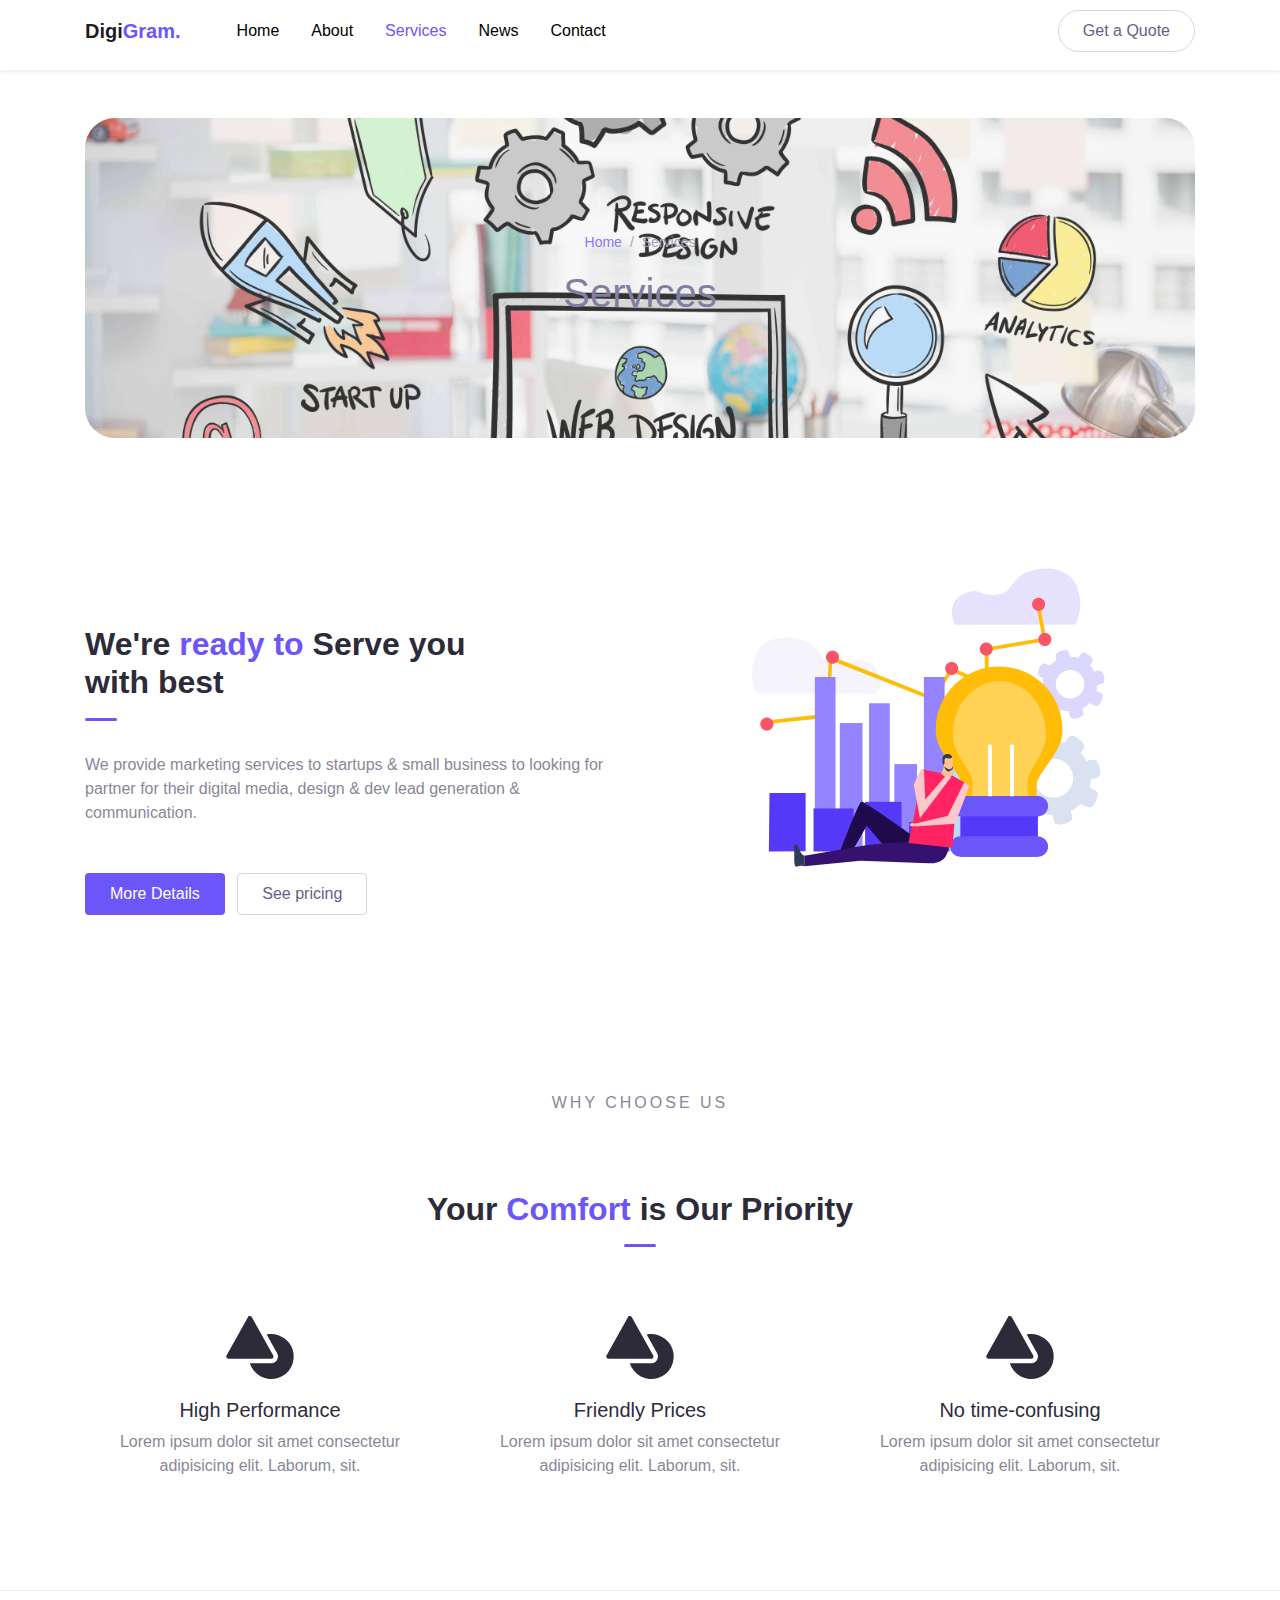
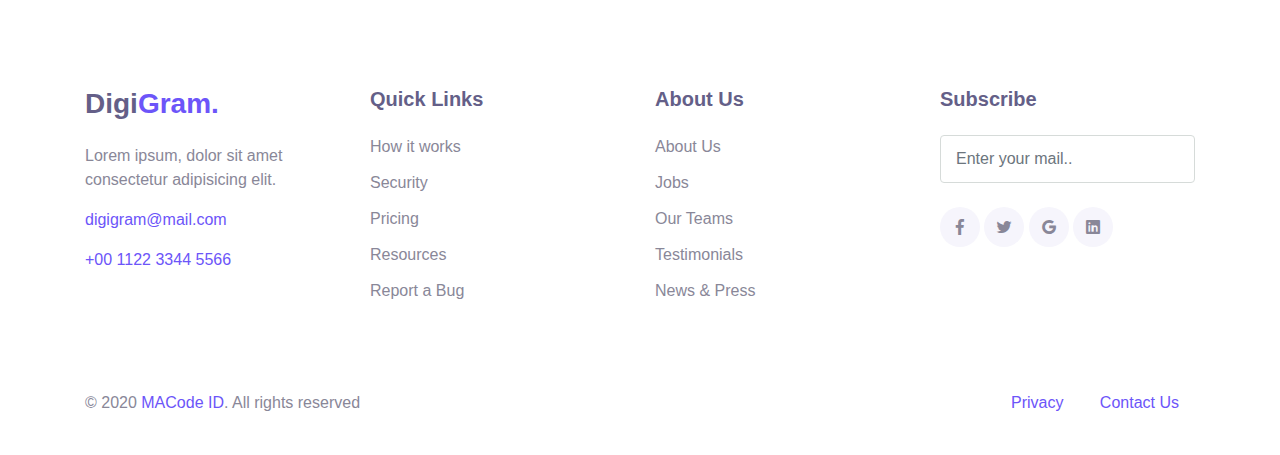
<file: html/services.html>
<!DOCTYPE html>
<html lang="en">
<head>
  <meta charset="UTF-8">
  <meta name="viewport" content="width=device-width, initial-scale=1.0">

  <meta http-equiv="X-UA-Compatible" content="IE=edge">

  <meta name="copyright" content="MACode ID, https://macodeid.com">

  <title>DigiGram - Free Agency Template</title>

  <link rel="stylesheet" href="../assets/vendor/animate/animate.css">

  <link rel="stylesheet" href="../assets/css/bootstrap.css">

  <link rel="stylesheet" href="../assets/css/maicons.css">

  <link rel="stylesheet" href="../assets/vendor/owl-carousel/css/owl.carousel.css">

  <link rel="stylesheet" href="../assets/css/theme.css">

</head>
<body>

  <!-- Back to top button -->
  <div class="back-to-top"></div>

  <header>
    <nav class="navbar navbar-expand-lg navbar-light shadow-sm">
      <div class="container">
        <a href="index.html" class="navbar-brand">Digi<span class="text-primary">Gram.</span></a>

        <button class="navbar-toggler" data-toggle="collapse" data-target="#navbarContent" aria-controls="navbarContent" aria-expanded="false" aria-label="Toggle navigation">
          <span class="navbar-toggler-icon"></span>
        </button>

        <div class="navbar-collapse collapse" id="navbarContent">
          <ul class="navbar-nav ml-lg-4 pt-3 pt-lg-0">
            <li class="nav-item">
              <a href="index.html" class="nav-link">Home</a>
            </li>
            <li class="nav-item">
              <a href="about.html" class="nav-link">About</a>
            </li>
            <li class="nav-item active">
              <a href="services.html" class="nav-link">Services</a>
            </li>
            <li class="nav-item">
              <a href="blog.html" class="nav-link">News</a>
            </li>
            <li class="nav-item">
              <a href="contact.html" class="nav-link">Contact</a>
            </li>
          </ul>

          <div class="ml-auto">
            <a href="#" class="btn btn-outline rounded-pill">Get a Quote</a>
          </div>
        </div>
      </div>
    </nav>

    <div class="container mt-5">
      <div class="page-banner">
        <div class="row justify-content-center align-items-center h-100">
          <div class="col-md-6">
            <nav aria-label="Breadcrumb">
              <ul class="breadcrumb justify-content-center py-0 bg-transparent">
                <li class="breadcrumb-item"><a href="index.html">Home</a></li>
                <li class="breadcrumb-item active">Services</li>
              </ul>
            </nav>
            <h1 class="text-center">Services</h1>
          </div>
        </div>
      </div>
    </div>
  </header>

  <main>
    <div class="page-section">
      <div class="container">
        <div class="row">
          <div class="col-lg-6 py-3">
            <h2 class="title-section">We're <span class="marked">ready to</span> Serve you with best</h2>
            <div class="divider"></div>
            <p class="mb-5">We provide marketing services to startups & small business to looking for partner for their digital media, design & dev lead generation & communication.</p>
            <a href="#" class="btn btn-primary">More Details</a>
            <a href="#" class="btn btn-outline ml-2">See pricing</a>
          </div>
          <div class="col-lg-6 py-3">
            <div class="img-place text-center">
              <img src="../assets/img/bg_image_3.png" alt="">
            </div>
          </div>
        </div>
      </div> <!-- .container -->
    </div> <!-- .page-section -->
  
    <div class="page-section">
      <div class="container">
        <div class="text-center">
          <div class="subhead">Why Choose Us</div>
          <h2 class="title-section">Your <span class="marked">Comfort</span> is Our Priority</h2>
          <div class="divider mx-auto"></div>
        </div>
  
        <div class="row mt-5 text-center">
          <div class="col-lg-4 py-3">
            <div class="display-3"><span class="mai-shapes"></span></div>
            <h5>High Performance</h5>
            <p>Lorem ipsum dolor sit amet consectetur adipisicing elit. Laborum, sit.</p>
          </div>
          <div class="col-lg-4 py-3">
            <div class="display-3"><span class="mai-shapes"></span></div>
            <h5>Friendly Prices</h5>
            <p>Lorem ipsum dolor sit amet consectetur adipisicing elit. Laborum, sit.</p>
          </div>
          <div class="col-lg-4 py-3">
            <div class="display-3"><span class="mai-shapes"></span></div>
            <h5>No time-confusing</h5>
            <p>Lorem ipsum dolor sit amet consectetur adipisicing elit. Laborum, sit.</p>
          </div>
        </div>
      </div> <!-- .container -->
    </div> <!-- .page-section -->
  </main>

  <footer class="page-footer">
    <div class="container">
      <div class="row justify-content-center mb-5">
        <div class="col-lg-3 py-3">
          <h3>Digi<span class="text-primary">Gram.</span></h3>
          <p>Lorem ipsum, dolor sit amet consectetur adipisicing elit.</p>

          <p><a href="#" >digigram@mail.com</a></p>
          <p><a href="#">+00 1122 3344 5566</a></p>
        </div>
        <div class="col-lg-3 py-3">
          <h5>Quick Links</h5>
          <ul class="footer-menu">
            <li><a href="#">How it works</a></li>
            <li><a href="#">Security</a></li>
            <li><a href="#">Pricing</a></li>
            <li><a href="#">Resources</a></li>
            <li><a href="#">Report a Bug</a></li>
          </ul>
        </div>
        <div class="col-lg-3 py-3">
          <h5>About Us</h5>
          <ul class="footer-menu">
            <li><a href="#">About Us</a></li>
            <li><a href="#">Jobs</a></li>
            <li><a href="#">Our Teams</a></li>
            <li><a href="#">Testimonials</a></li>
            <li><a href="#">News & Press</a></li>
          </ul>
        </div>
        <div class="col-lg-3 py-3">
          <h5>Subscribe</h5>
          <form action="#">
            <input type="text" class="form-control" placeholder="Enter your mail..">
          </form>

          <div class="sosmed-button mt-4">
            <a href="#"><span class="mai-logo-facebook-f"></span></a>
            <a href="#"><span class="mai-logo-twitter"></span></a>
            <a href="#"><span class="mai-logo-google"></span></a>
            <a href="#"><span class="mai-logo-linkedin"></span></a>
          </div>
        </div>
      </div>

      <div class="row">
        <div class="col-sm-6 py-2">
          <p id="copyright">&copy; 2020 <a href="https://macodeid.com/">MACode ID</a>. All rights reserved</p>
        </div>
        <div class="col-sm-6 py-2 text-right">
          <div class="d-inline-block px-3">
            <a href="#">Privacy</a>
          </div>
          <div class="d-inline-block px-3">
            <a href="#">Contact Us</a>
          </div>
        </div>
      </div>
    </div> <!-- .container -->
  </footer> <!-- .page-footer -->


  <script src="../assets/js/jquery-3.5.1.min.js"></script>

  <script src="../assets/js/bootstrap.bundle.min.js"></script>

  <script src="../assets/vendor/wow/wow.min.js"></script>

  <script src="../assets/vendor/owl-carousel/js/owl.carousel.min.js"></script>

  <script src="../assets/vendor/waypoints/jquery.waypoints.min.js"></script>

  <script src="../assets/vendor/animateNumber/jquery.animateNumber.min.js"></script>

  <script src="../assets/js/google-maps.js"></script>

  <script src="../assets/js/theme.js"></script>


</body>
</html>
</file>
<file: assets/css/maicons.css>
@font-face {
  font-family: 'maicons';
  src:  url('../fonts/maicons.eot?c9nlkl');
  src:  url('../fonts/maicons.eot?c9nlkl#iefix') format('embedded-opentype'),
    url('../fonts/maicons.ttf?c9nlkl') format('truetype'),
    url('../fonts/maicons.woff?c9nlkl') format('woff'),
    url('../fonts/maicons.svg?c9nlkl#maicons') format('svg');
  font-weight: normal;
  font-style: normal;
  font-display: block;
}

[class^="mai-"], [class*=" mai-"] {
  /* use !important to prevent issues with browser extensions that change fonts */
  font-family: 'maicons' !important;
  speak: none;
  font-style: normal;
  font-weight: normal;
  font-variant: normal;
  text-transform: none;
  line-height: 1;

  /* Better Font Rendering =========== */
  -webkit-font-smoothing: antialiased;
  -moz-osx-font-smoothing: grayscale;
}

.mai-add:before {
  content: "\e900";
}
.mai-add-circle:before {
  content: "\e901";
}
.mai-add-circle-outline:before {
  content: "\e902";
}
.mai-airplane:before {
  content: "\e903";
}
.mai-airplane-outline:before {
  content: "\e904";
}
.mai-alarm:before {
  content: "\e905";
}
.mai-alarm-outline:before {
  content: "\e906";
}
.mai-albums:before {
  content: "\e907";
}
.mai-albums-outline:before {
  content: "\e908";
}
.mai-alert:before {
  content: "\e909";
}
.mai-alert-circle:before {
  content: "\e90a";
}
.mai-alert-circle-outline:before {
  content: "\e90b";
}
.mai-analytics:before {
  content: "\e90c";
}
.mai-analytics-outline:before {
  content: "\e90d";
}
.mai-aperture:before {
  content: "\e90e";
}
.mai-aperture-outline:before {
  content: "\e90f";
}
.mai-apps:before {
  content: "\e910";
}
.mai-apps-outline:before {
  content: "\e911";
}
.mai-archive:before {
  content: "\e912";
}
.mai-archive-outline:before {
  content: "\e913";
}
.mai-arrow-back:before {
  content: "\e914";
}
.mai-arrow-back-circle:before {
  content: "\e915";
}
.mai-arrow-back-circle-outline:before {
  content: "\e916";
}
.mai-arrow-down:before {
  content: "\e917";
}
.mai-arrow-down-circle:before {
  content: "\e918";
}
.mai-arrow-down-circle-outline:before {
  content: "\e919";
}
.mai-arrow-forward:before {
  content: "\e91a";
}
.mai-arrow-forward-circle:before {
  content: "\e91b";
}
.mai-arrow-forward-circle-outline:before {
  content: "\e91c";
}
.mai-arrow-redo:before {
  content: "\e91d";
}
.mai-arrow-redo-circle:before {
  content: "\e91e";
}
.mai-arrow-redo-circle-outline:before {
  content: "\e91f";
}
.mai-arrow-redo-outline:before {
  content: "\e920";
}
.mai-arrow-undo:before {
  content: "\e921";
}
.mai-arrow-undo-circle:before {
  content: "\e922";
}
.mai-arrow-undo-circle-outline:before {
  content: "\e923";
}
.mai-arrow-undo-outline:before {
  content: "\e924";
}
.mai-arrow-up:before {
  content: "\e925";
}
.mai-arrow-up-circle:before {
  content: "\e926";
}
.mai-arrow-up-circle-outline:before {
  content: "\e927";
}
.mai-at:before {
  content: "\e928";
}
.mai-at-circle:before {
  content: "\e929";
}
.mai-at-circle-outline:before {
  content: "\e92a";
}
.mai-attach:before {
  content: "\e92b";
}
.mai-attach-outline:before {
  content: "\e92c";
}
.mai-backspace:before {
  content: "\e92d";
}
.mai-backspace-outline:before {
  content: "\e92e";
}
.mai-bandage:before {
  content: "\e92f";
}
.mai-bandage-outline:before {
  content: "\e930";
}
.mai-bar-chart:before {
  content: "\e932";
}
.mai-bar-chart-outline:before {
  content: "\e933";
}
.mai-barbell:before {
  content: "\e931";
}
.mai-barcode:before {
  content: "\e934";
}
.mai-barcode-outline:before {
  content: "\e935";
}
.mai-baseball:before {
  content: "\e936";
}
.mai-baseball-outline:before {
  content: "\e937";
}
.mai-basket:before {
  content: "\e938";
}
.mai-basket-outline:before {
  content: "\e93b";
}
.mai-basketball:before {
  content: "\e939";
}
.mai-basketball-outline:before {
  content: "\e93a";
}
.mai-battery-charging:before {
  content: "\e93c";
}
.mai-battery-dead:before {
  content: "\e93d";
}
.mai-battery-full:before {
  content: "\e93e";
}
.mai-battery-half:before {
  content: "\e93f";
}
.mai-beaker:before {
  content: "\e940";
}
.mai-beaker-outline:before {
  content: "\e941";
}
.mai-bed:before {
  content: "\e942";
}
.mai-bed-outline:before {
  content: "\e943";
}
.mai-beer:before {
  content: "\e944";
}
.mai-beer-outline:before {
  content: "\e945";
}
.mai-bicycle:before {
  content: "\e946";
}
.mai-bluetooth:before {
  content: "\e947";
}
.mai-boat:before {
  content: "\e948";
}
.mai-boat-outline:before {
  content: "\e949";
}
.mai-body:before {
  content: "\e94a";
}
.mai-body-outline:before {
  content: "\e94b";
}
.mai-bonfire:before {
  content: "\e94c";
}
.mai-bonfire-outline:before {
  content: "\e94d";
}
.mai-book:before {
  content: "\e94e";
}
.mai-book-outline:before {
  content: "\e953";
}
.mai-bookmark:before {
  content: "\e94f";
}
.mai-bookmark-outline:before {
  content: "\e950";
}
.mai-bookmarks:before {
  content: "\e951";
}
.mai-bookmarks-outline:before {
  content: "\e952";
}
.mai-briefcase:before {
  content: "\e954";
}
.mai-briefcase-outline:before {
  content: "\e955";
}
.mai-browsers:before {
  content: "\e956";
}
.mai-browsers-outline:before {
  content: "\e957";
}
.mai-brush:before {
  content: "\e958";
}
.mai-brush-outline:before {
  content: "\e959";
}
.mai-bug:before {
  content: "\e95a";
}
.mai-bug-outline:before {
  content: "\e95b";
}
.mai-build:before {
  content: "\e95c";
}
.mai-build-outline:before {
  content: "\e95d";
}
.mai-bulb:before {
  content: "\e95e";
}
.mai-bulb-outline:before {
  content: "\e95f";
}
.mai-bus:before {
  content: "\e960";
}
.mai-bus-outline:before {
  content: "\e963";
}
.mai-business:before {
  content: "\e961";
}
.mai-business-outline:before {
  content: "\e962";
}
.mai-cafe:before {
  content: "\e964";
}
.mai-cafe-outline:before {
  content: "\e965";
}
.mai-calculator:before {
  content: "\e966";
}
.mai-calculator-outline:before {
  content: "\e967";
}
.mai-calendar:before {
  content: "\e968";
}
.mai-calendar-outline:before {
  content: "\e969";
}
.mai-call:before {
  content: "\e96a";
}
.mai-call-outline:before {
  content: "\e96b";
}
.mai-camera:before {
  content: "\e96c";
}
.mai-camera-outline:before {
  content: "\e96d";
}
.mai-camera-reverse:before {
  content: "\e96e";
}
.mai-camera-reverse-outline:before {
  content: "\e96f";
}
.mai-car:before {
  content: "\e970";
}
.mai-car-outline:before {
  content: "\e97f";
}
.mai-car-sport:before {
  content: "\e980";
}
.mai-car-sport-outline:before {
  content: "\e981";
}
.mai-card:before {
  content: "\e971";
}
.mai-card-outline:before {
  content: "\e972";
}
.mai-caret-back:before {
  content: "\e973";
}
.mai-caret-back-circle:before {
  content: "\e974";
}
.mai-caret-back-circle-outline:before {
  content: "\e975";
}
.mai-caret-down:before {
  content: "\e976";
}
.mai-caret-down-circle:before {
  content: "\e977";
}
.mai-caret-down-circle-outline:before {
  content: "\e978";
}
.mai-caret-forward:before {
  content: "\e979";
}
.mai-caret-forward-circle:before {
  content: "\e97a";
}
.mai-caret-forward-circle-outline:before {
  content: "\e97b";
}
.mai-caret-up:before {
  content: "\e97c";
}
.mai-caret-up-circle:before {
  content: "\e97d";
}
.mai-caret-up-circle-outline:before {
  content: "\e97e";
}
.mai-cart:before {
  content: "\e982";
}
.mai-cart-outline:before {
  content: "\e983";
}
.mai-cash:before {
  content: "\e984";
}
.mai-cash-outline:before {
  content: "\e985";
}
.mai-chatbox:before {
  content: "\e986";
}
.mai-chatbox-ellipses:before {
  content: "\e987";
}
.mai-chatbox-ellipses-outline:before {
  content: "\e988";
}
.mai-chatbox-outline:before {
  content: "\e989";
}
.mai-chatbubble:before {
  content: "\e98a";
}
.mai-chatbubble-ellipses:before {
  content: "\e98b";
}
.mai-chatbubble-ellipses-outline:before {
  content: "\e98c";
}
.mai-chatbubble-outline:before {
  content: "\e98d";
}
.mai-chatbubbles:before {
  content: "\e98e";
}
.mai-chatbubbles-outline:before {
  content: "\e98f";
}
.mai-checkbox:before {
  content: "\e990";
}
.mai-checkbox-outline:before {
  content: "\e991";
}
.mai-checkmark:before {
  content: "\e992";
}
.mai-checkmark-circle:before {
  content: "\e993";
}
.mai-checkmark-circle-outline:before {
  content: "\e994";
}
.mai-checkmark-done:before {
  content: "\e995";
}
.mai-checkmark-done-circle:before {
  content: "\e996";
}
.mai-checkmark-done-circle-outline:before {
  content: "\e997";
}
.mai-chevron-back:before {
  content: "\e998";
}
.mai-chevron-back-circle:before {
  content: "\e999";
}
.mai-chevron-back-circle-outline:before {
  content: "\e99a";
}
.mai-chevron-down:before {
  content: "\e99b";
}
.mai-chevron-down-circle:before {
  content: "\e99c";
}
.mai-chevron-down-circle-outline:before {
  content: "\e99d";
}
.mai-chevron-forward:before {
  content: "\e99e";
}
.mai-chevron-forward-circle:before {
  content: "\e99f";
}
.mai-chevron-forward-circle-outline:before {
  content: "\e9a0";
}
.mai-chevron-up:before {
  content: "\e9a1";
}
.mai-chevron-up-circle:before {
  content: "\e9a2";
}
.mai-chevron-up-circle-outline:before {
  content: "\e9a3";
}
.mai-clipboard:before {
  content: "\e9a4";
}
.mai-clipboard-outline:before {
  content: "\e9a5";
}
.mai-close:before {
  content: "\e9a6";
}
.mai-close-circle:before {
  content: "\e9a7";
}
.mai-close-circle-outline:before {
  content: "\e9a8";
}
.mai-cloud:before {
  content: "\e9a9";
}
.mai-cloud-circle:before {
  content: "\e9aa";
}
.mai-cloud-circle-outline:before {
  content: "\e9ab";
}
.mai-cloud-done:before {
  content: "\e9ac";
}
.mai-cloud-done-outline:before {
  content: "\e9ad";
}
.mai-cloud-download:before {
  content: "\e9ae";
}
.mai-cloud-download-outline:before {
  content: "\e9af";
}
.mai-cloud-offline:before {
  content: "\e9b0";
}
.mai-cloud-offline-outline:before {
  content: "\e9b1";
}
.mai-cloud-outline:before {
  content: "\e9b2";
}
.mai-cloud-upload:before {
  content: "\e9b3";
}
.mai-cloud-upload-outline:before {
  content: "\e9b4";
}
.mai-cloudy:before {
  content: "\e9b5";
}
.mai-cloudy-night:before {
  content: "\e9b6";
}
.mai-cloudy-night-outline:before {
  content: "\e9b7";
}
.mai-cloudy-outline:before {
  content: "\e9b8";
}
.mai-code:before {
  content: "\e9b9";
}
.mai-code-download:before {
  content: "\e9ba";
}
.mai-code-slash:before {
  content: "\e9bb";
}
.mai-code-working:before {
  content: "\e9bc";
}
.mai-cog:before {
  content: "\e9bd";
}
.mai-color-fill:before {
  content: "\e9be";
}
.mai-color-fill-outline:before {
  content: "\e9bf";
}
.mai-color-filter:before {
  content: "\e9c0";
}
.mai-color-filter-outline:before {
  content: "\e9c1";
}
.mai-color-palette:before {
  content: "\e9c2";
}
.mai-color-palette-outline:before {
  content: "\e9c3";
}
.mai-color-wand:before {
  content: "\e9c4";
}
.mai-color-wand-outline:before {
  content: "\e9c5";
}
.mai-compass:before {
  content: "\e9c6";
}
.mai-compass-outline:before {
  content: "\e9c7";
}
.mai-construct:before {
  content: "\e9c8";
}
.mai-construct-outline:before {
  content: "\e9c9";
}
.mai-contract:before {
  content: "\e9ca";
}
.mai-contrast:before {
  content: "\e9cb";
}
.mai-copy:before {
  content: "\e9cc";
}
.mai-copy-outline:before {
  content: "\e9cd";
}
.mai-create:before {
  content: "\e9ce";
}
.mai-create-outline:before {
  content: "\e9cf";
}
.mai-crop:before {
  content: "\e9d0";
}
.mai-cube:before {
  content: "\e9d1";
}
.mai-cube-outline:before {
  content: "\e9d2";
}
.mai-cut:before {
  content: "\e9d3";
}
.mai-desktop:before {
  content: "\e9d4";
}
.mai-desktop-outline:before {
  content: "\e9d5";
}
.mai-disc:before {
  content: "\e9d6";
}
.mai-disc-outline:before {
  content: "\e9d7";
}
.mai-document:before {
  content: "\e9d8";
}
.mai-document-outline:before {
  content: "\e9d9";
}
.mai-document-text:before {
  content: "\e9dc";
}
.mai-document-text-outline:before {
  content: "\e9dd";
}
.mai-documents:before {
  content: "\e9da";
}
.mai-documents-outline:before {
  content: "\e9db";
}
.mai-download:before {
  content: "\e9de";
}
.mai-download-outline:before {
  content: "\e9df";
}
.mai-duplicate:before {
  content: "\e9e0";
}
.mai-duplicate-outline:before {
  content: "\e9e1";
}
.mai-ear:before {
  content: "\e9e2";
}
.mai-ear-outline:before {
  content: "\e9e3";
}
.mai-earth:before {
  content: "\e9e4";
}
.mai-earth-outline:before {
  content: "\e9e5";
}
.mai-easel:before {
  content: "\e9e6";
}
.mai-easel-outline:before {
  content: "\e9e7";
}
.mai-egg:before {
  content: "\e9e8";
}
.mai-egg-outline:before {
  content: "\e9e9";
}
.mai-ellipse:before {
  content: "\e9ea";
}
.mai-ellipse-outline:before {
  content: "\e9eb";
}
.mai-ellipsis-horizontal:before {
  content: "\e9ec";
}
.mai-ellipsis-horizontal-circle:before {
  content: "\e9ed";
}
.mai-ellipsis-vertical:before {
  content: "\e9ee";
}
.mai-ellipsis-vertical-circle:before {
  content: "\e9ef";
}
.mai-enter:before {
  content: "\e9f0";
}
.mai-enter-outline:before {
  content: "\e9f1";
}
.mai-exit:before {
  content: "\e9f2";
}
.mai-exit-outline:before {
  content: "\e9f3";
}
.mai-expand:before {
  content: "\e9f4";
}
.mai-eye:before {
  content: "\e9f5";
}
.mai-eye-off:before {
  content: "\e9f8";
}
.mai-eye-off-outline:before {
  content: "\e9f9";
}
.mai-eye-outline:before {
  content: "\e9fa";
}
.mai-eyedrop:before {
  content: "\e9f6";
}
.mai-eyedrop-outline:before {
  content: "\e9f7";
}
.mai-fast-food:before {
  content: "\e9fb";
}
.mai-fast-food-outline:before {
  content: "\e9fc";
}
.mai-female:before {
  content: "\e9fd";
}
.mai-file-tray:before {
  content: "\e9fe";
}
.mai-file-tray-full:before {
  content: "\e9ff";
}
.mai-file-tray-full-outline:before {
  content: "\ea00";
}
.mai-file-tray-outline:before {
  content: "\ea01";
}
.mai-film:before {
  content: "\ea02";
}
.mai-film-outline:before {
  content: "\ea03";
}
.mai-filter:before {
  content: "\ea04";
}
.mai-finger-print:before {
  content: "\ea05";
}
.mai-fitness:before {
  content: "\ea06";
}
.mai-fitness-outline:before {
  content: "\ea07";
}
.mai-flag:before {
  content: "\ea08";
}
.mai-flag-outline:before {
  content: "\ea09";
}
.mai-flame:before {
  content: "\ea0a";
}
.mai-flame-outline:before {
  content: "\ea0b";
}
.mai-flash:before {
  content: "\ea0c";
}
.mai-flash-off:before {
  content: "\ea0f";
}
.mai-flash-off-outline:before {
  content: "\ea10";
}
.mai-flash-outline:before {
  content: "\ea11";
}
.mai-flashlight:before {
  content: "\ea0d";
}
.mai-flashlight-outline:before {
  content: "\ea0e";
}
.mai-flask:before {
  content: "\ea12";
}
.mai-flask-outline:before {
  content: "\ea13";
}
.mai-flower:before {
  content: "\ea14";
}
.mai-flower-outline:before {
  content: "\ea15";
}
.mai-folder:before {
  content: "\ea16";
}
.mai-folder-open:before {
  content: "\ea17";
}
.mai-folder-open-outline:before {
  content: "\ea18";
}
.mai-folder-outline:before {
  content: "\ea19";
}
.mai-football:before {
  content: "\ea1a";
}
.mai-football-outline:before {
  content: "\ea1b";
}
.mai-funnel:before {
  content: "\ea1c";
}
.mai-funnel-outline:before {
  content: "\ea1d";
}
.mai-game-controller:before {
  content: "\ea1e";
}
.mai-game-controller-outline:before {
  content: "\ea1f";
}
.mai-gift:before {
  content: "\ea20";
}
.mai-gift-outline:before {
  content: "\ea21";
}
.mai-git-branch:before {
  content: "\ea22";
}
.mai-git-commit:before {
  content: "\ea23";
}
.mai-git-compare:before {
  content: "\ea24";
}
.mai-git-merge:before {
  content: "\ea25";
}
.mai-git-network:before {
  content: "\ea26";
}
.mai-git-pull-request:before {
  content: "\ea27";
}
.mai-glasses:before {
  content: "\ea28";
}
.mai-glasses-outline:before {
  content: "\ea29";
}
.mai-globe:before {
  content: "\ea2a";
}
.mai-globe-outline:before {
  content: "\ea2b";
}
.mai-golf:before {
  content: "\ea2c";
}
.mai-golf-outline:before {
  content: "\ea2d";
}
.mai-grid:before {
  content: "\ea2e";
}
.mai-grid-outline:before {
  content: "\ea2f";
}
.mai-hammer:before {
  content: "\ea30";
}
.mai-hammer-outline:before {
  content: "\ea31";
}
.mai-hand-left:before {
  content: "\ea32";
}
.mai-hand-left-outline:before {
  content: "\ea33";
}
.mai-hand-right:before {
  content: "\ea34";
}
.mai-hand-right-outline:before {
  content: "\ea35";
}
.mai-happy:before {
  content: "\ea36";
}
.mai-happy-outline:before {
  content: "\ea37";
}
.mai-hardware-chip:before {
  content: "\ea38";
}
.mai-hardware-chip-outline:before {
  content: "\ea39";
}
.mai-headset:before {
  content: "\ea3a";
}
.mai-headset-outline:before {
  content: "\ea3b";
}
.mai-heart:before {
  content: "\ea3c";
}
.mai-heart-circle:before {
  content: "\ea3d";
}
.mai-heart-circle-outline:before {
  content: "\ea3e";
}
.mai-heart-dislike:before {
  content: "\ea3f";
}
.mai-heart-dislike-circle:before {
  content: "\ea40";
}
.mai-heart-dislike-circle-outline:before {
  content: "\ea41";
}
.mai-heart-dislike-outline:before {
  content: "\ea42";
}
.mai-heart-half:before {
  content: "\ea43";
}
.mai-heart-half-outline:before {
  content: "\ea44";
}
.mai-heart-outline:before {
  content: "\ea45";
}
.mai-help:before {
  content: "\ea46";
}
.mai-help-buoy:before {
  content: "\ea47";
}
.mai-help-buoy-outline:before {
  content: "\ea48";
}
.mai-help-circle:before {
  content: "\ea49";
}
.mai-help-circle-outline:before {
  content: "\ea4a";
}
.mai-home:before {
  content: "\ea4b";
}
.mai-home-outline:before {
  content: "\ea4c";
}
.mai-hourglass:before {
  content: "\ea4d";
}
.mai-hourglass-outline:before {
  content: "\ea4e";
}
.mai-ice-cream:before {
  content: "\ea4f";
}
.mai-ice-cream-outline:before {
  content: "\ea50";
}
.mai-image:before {
  content: "\ea51";
}
.mai-image-outline:before {
  content: "\ea52";
}
.mai-images:before {
  content: "\ea53";
}
.mai-images-outline:before {
  content: "\ea54";
}
.mai-infinite:before {
  content: "\ea55";
}
.mai-information:before {
  content: "\ea56";
}
.mai-information-circle:before {
  content: "\ea57";
}
.mai-information-circle-outline:before {
  content: "\ea58";
}
.mai-journal:before {
  content: "\ea59";
}
.mai-journal-outline:before {
  content: "\ea5a";
}
.mai-key:before {
  content: "\ea5b";
}
.mai-key-outline:before {
  content: "\ea5c";
}
.mai-keypad:before {
  content: "\ea5d";
}
.mai-keypad-outline:before {
  content: "\ea5e";
}
.mai-language:before {
  content: "\ea5f";
}
.mai-laptop:before {
  content: "\ea60";
}
.mai-laptop-outline:before {
  content: "\ea61";
}
.mai-layers:before {
  content: "\ea62";
}
.mai-layers-outline:before {
  content: "\ea63";
}
.mai-leaf:before {
  content: "\ea64";
}
.mai-leaf-outline:before {
  content: "\ea65";
}
.mai-library:before {
  content: "\ea66";
}
.mai-library-outline:before {
  content: "\ea67";
}
.mai-link:before {
  content: "\ea68";
}
.mai-list:before {
  content: "\ea69";
}
.mai-list-circle:before {
  content: "\ea6a";
}
.mai-list-circle-outline:before {
  content: "\ea6b";
}
.mai-locate:before {
  content: "\ea6c";
}
.mai-location:before {
  content: "\ea6d";
}
.mai-location-outline:before {
  content: "\ea6e";
}
.mai-lock-closed:before {
  content: "\ea6f";
}
.mai-lock-closed-outline:before {
  content: "\ea70";
}
.mai-lock-open:before {
  content: "\ea71";
}
.mai-lock-open-outline:before {
  content: "\ea72";
}
.mai-log-in:before {
  content: "\ea73";
}
.mai-log-in-outline:before {
  content: "\ea74";
}
.mai-log-out:before {
  content: "\ea75";
}
.mai-log-out-outline:before {
  content: "\ea76";
}
.mai-logo-500px:before {
  content: "\ea8e";
}
.mai-logo-accessible-icon:before {
  content: "\eaef";
}
.mai-logo-accusoft:before {
  content: "\eba2";
}
.mai-logo-algolia:before {
  content: "\eba3";
}
.mai-logo-alipay:before {
  content: "\eba4";
}
.mai-logo-amazon:before {
  content: "\eba5";
}
.mai-logo-amplify:before {
  content: "\eba6";
}
.mai-logo-android:before {
  content: "\eba7";
}
.mai-logo-angular:before {
  content: "\eba8";
}
.mai-logo-apple:before {
  content: "\eba9";
}
.mai-logo-apple-appstore:before {
  content: "\ebaa";
}
.mai-logo-aws:before {
  content: "\ebab";
}
.mai-logo-behance:before {
  content: "\ebac";
}
.mai-logo-bitbucket:before {
  content: "\ebad";
}
.mai-logo-bitcoin:before {
  content: "\ebae";
}
.mai-logo-blackberry:before {
  content: "\ebaf";
}
.mai-logo-blogger:before {
  content: "\ebb0";
}
.mai-logo-buffer:before {
  content: "\ebb1";
}
.mai-logo-buysellads:before {
  content: "\ebb2";
}
.mai-logo-capacitor:before {
  content: "\ebb3";
}
.mai-logo-cc-amazon-pay:before {
  content: "\ebb4";
}
.mai-logo-cc-amex:before {
  content: "\ebb5";
}
.mai-logo-cc-apple-pay:before {
  content: "\ebb6";
}
.mai-logo-cc-diners-club:before {
  content: "\ebb7";
}
.mai-logo-cc-discover:before {
  content: "\ebb8";
}
.mai-logo-cc-jcb:before {
  content: "\ebb9";
}
.mai-logo-cc-mastercard:before {
  content: "\ebba";
}
.mai-logo-cc-paypal:before {
  content: "\ebbb";
}
.mai-logo-cc-stripe:before {
  content: "\ebbc";
}
.mai-logo-cc-visa:before {
  content: "\ebbd";
}
.mai-logo-chrome:before {
  content: "\ebbe";
}
.mai-logo-closed-captioning:before {
  content: "\ebbf";
}
.mai-logo-codepen:before {
  content: "\ebc0";
}
.mai-logo-cpanel:before {
  content: "\ebc1";
}
.mai-logo-creative-commons:before {
  content: "\ebc2";
}
.mai-logo-css3:before {
  content: "\ebc3";
}
.mai-logo-cuttlefish:before {
  content: "\ebc4";
}
.mai-logo-d-and-d:before {
  content: "\ebc5";
}
.mai-logo-dashcube:before {
  content: "\ebc6";
}
.mai-logo-designernews:before {
  content: "\ebc7";
}
.mai-logo-deviantart:before {
  content: "\ebc8";
}
.mai-logo-digg:before {
  content: "\ebc9";
}
.mai-logo-digital-ocean:before {
  content: "\ebca";
}
.mai-logo-discord:before {
  content: "\ebcb";
}
.mai-logo-discourse:before {
  content: "\ebcc";
}
.mai-logo-dochub:before {
  content: "\ebcd";
}
.mai-logo-docker:before {
  content: "\ebce";
}
.mai-logo-dribbble:before {
  content: "\ebcf";
}
.mai-logo-dropbox:before {
  content: "\ebd0";
}
.mai-logo-drupal:before {
  content: "\ebd1";
}
.mai-logo-dyalog:before {
  content: "\ebd2";
}
.mai-logo-earlybirds:before {
  content: "\ebd3";
}
.mai-logo-ebay:before {
  content: "\ebd4";
}
.mai-logo-edge:before {
  content: "\ebd5";
}
.mai-logo-electron:before {
  content: "\ebd6";
}
.mai-logo-elementor:before {
  content: "\ebd7";
}
.mai-logo-ello:before {
  content: "\ebd8";
}
.mai-logo-ember:before {
  content: "\ebd9";
}
.mai-logo-empire:before {
  content: "\ebda";
}
.mai-logo-envira:before {
  content: "\ebdb";
}
.mai-logo-erlang:before {
  content: "\ebdc";
}
.mai-logo-etsy:before {
  content: "\ebdd";
}
.mai-logo-euro:before {
  content: "\ebde";
}
.mai-logo-expeditedssl:before {
  content: "\ebdf";
}
.mai-logo-facebook:before {
  content: "\ebe0";
}
.mai-logo-facebook-f:before {
  content: "\ebe1";
}
.mai-logo-facebook-messenger:before {
  content: "\ebe2";
}
.mai-logo-firebase:before {
  content: "\ebe3";
}
.mai-logo-firefox:before {
  content: "\ebe4";
}
.mai-logo-flickr:before {
  content: "\ebe5";
}
.mai-logo-flipboard:before {
  content: "\ebe6";
}
.mai-logo-fly:before {
  content: "\ebe7";
}
.mai-logo-foursquare:before {
  content: "\ebe8";
}
.mai-logo-freebsd:before {
  content: "\ebe9";
}
.mai-logo-gg:before {
  content: "\ebea";
}
.mai-logo-git:before {
  content: "\ebeb";
}
.mai-logo-github:before {
  content: "\ebec";
}
.mai-logo-github-alt:before {
  content: "\ebed";
}
.mai-logo-gitlab:before {
  content: "\ebee";
}
.mai-logo-gitter:before {
  content: "\ebef";
}
.mai-logo-glide:before {
  content: "\ebf0";
}
.mai-logo-glide-g:before {
  content: "\ebf1";
}
.mai-logo-google:before {
  content: "\ebf2";
}
.mai-logo-google-drive:before {
  content: "\ebf3";
}
.mai-logo-google-play:before {
  content: "\ebf4";
}
.mai-logo-google-playstore:before {
  content: "\ebf5";
}
.mai-logo-google-plus:before {
  content: "\ebf6";
}
.mai-logo-google-plus-g:before {
  content: "\ebf7";
}
.mai-logo-google-wallet:before {
  content: "\ebf8";
}
.mai-logo-grunt:before {
  content: "\ebf9";
}
.mai-logo-gulp:before {
  content: "\ebfa";
}
.mai-logo-hackernews:before {
  content: "\ebfb";
}
.mai-logo-hotjar:before {
  content: "\ebfc";
}
.mai-logo-html5:before {
  content: "\ebfd";
}
.mai-logo-hubspot:before {
  content: "\ebfe";
}
.mai-logo-imdb:before {
  content: "\ebff";
}
.mai-logo-instagram:before {
  content: "\ec00";
}
.mai-logo-internet-explorer:before {
  content: "\ec01";
}
.mai-logo-ionic:before {
  content: "\ec02";
}
.mai-logo-ionitron:before {
  content: "\ec03";
}
.mai-logo-itunes:before {
  content: "\ec04";
}
.mai-logo-java:before {
  content: "\ec05";
}
.mai-logo-javascript:before {
  content: "\ec06";
}
.mai-logo-joomla:before {
  content: "\ec07";
}
.mai-logo-jsfiddle:before {
  content: "\ec08";
}
.mai-logo-keycdn:before {
  content: "\ec09";
}
.mai-logo-laravel:before {
  content: "\ec0a";
}
.mai-logo-lastfm:before {
  content: "\ec0b";
}
.mai-logo-leanpub:before {
  content: "\ec0c";
}
.mai-logo-less:before {
  content: "\ec0d";
}
.mai-logo-line:before {
  content: "\ec0e";
}
.mai-logo-linkedin:before {
  content: "\ec0f";
}
.mai-logo-linux:before {
  content: "\ec10";
}
.mai-logo-magento:before {
  content: "\ec11";
}
.mai-logo-mailchimp:before {
  content: "\ec12";
}
.mai-logo-markdown:before {
  content: "\ec13";
}
.mai-logo-maxcdn:before {
  content: "\ec14";
}
.mai-logo-medium:before {
  content: "\ec15";
}
.mai-logo-medium-m:before {
  content: "\ec16";
}
.mai-logo-meetup:before {
  content: "\ec17";
}
.mai-logo-microsoft:before {
  content: "\ec18";
}
.mai-logo-mix:before {
  content: "\ec19";
}
.mai-logo-mixcloud:before {
  content: "\ec1a";
}
.mai-logo-nodejs:before {
  content: "\ec1b";
}
.mai-logo-npm:before {
  content: "\ec1c";
}
.mai-logo-octocat:before {
  content: "\ec1d";
}
.mai-logo-opencart:before {
  content: "\ec1e";
}
.mai-logo-openid:before {
  content: "\ec1f";
}
.mai-logo-opera:before {
  content: "\ec20";
}
.mai-logo-patreon:before {
  content: "\ec21";
}
.mai-logo-paypal:before {
  content: "\ec22";
}
.mai-logo-php:before {
  content: "\ec23";
}
.mai-logo-pinterest:before {
  content: "\ec24";
}
.mai-logo-pinterest-p:before {
  content: "\ec25";
}
.mai-logo-playstation:before {
  content: "\ec26";
}
.mai-logo-product-hunt:before {
  content: "\ec27";
}
.mai-logo-pwa:before {
  content: "\ec28";
}
.mai-logo-python:before {
  content: "\ec29";
}
.mai-logo-qq:before {
  content: "\ec2a";
}
.mai-logo-quora:before {
  content: "\ec2b";
}
.mai-logo-react:before {
  content: "\ec2c";
}
.mai-logo-readme:before {
  content: "\ec2d";
}
.mai-logo-reddit:before {
  content: "\ec2e";
}
.mai-logo-researchgate:before {
  content: "\ec2f";
}
.mai-logo-rocketchat:before {
  content: "\ec30";
}
.mai-logo-rss:before {
  content: "\ec31";
}
.mai-logo-safari:before {
  content: "\ec32";
}
.mai-logo-sass:before {
  content: "\ec33";
}
.mai-logo-scribd:before {
  content: "\ec34";
}
.mai-logo-searchengin:before {
  content: "\ec35";
}
.mai-logo-sellcast:before {
  content: "\ec36";
}
.mai-logo-sellsy:before {
  content: "\ec37";
}
.mai-logo-skype:before {
  content: "\ec38";
}
.mai-logo-slack:before {
  content: "\ec39";
}
.mai-logo-slideshare:before {
  content: "\ec3a";
}
.mai-logo-snapchat:before {
  content: "\ec3b";
}
.mai-logo-soundcloud:before {
  content: "\ec3c";
}
.mai-logo-spotify:before {
  content: "\ec3d";
}
.mai-logo-squarespace:before {
  content: "\ec3e";
}
.mai-logo-stack-exchange:before {
  content: "\ec3f";
}
.mai-logo-stackoverflow:before {
  content: "\ec40";
}
.mai-logo-staylinked:before {
  content: "\ec41";
}
.mai-logo-steam:before {
  content: "\ec42";
}
.mai-logo-stencil:before {
  content: "\ec43";
}
.mai-logo-stripe:before {
  content: "\ec44";
}
.mai-logo-stripe-s:before {
  content: "\ec45";
}
.mai-logo-teamspeak:before {
  content: "\ec46";
}
.mai-logo-telegram:before {
  content: "\ec47";
}
.mai-logo-trello:before {
  content: "\ec48";
}
.mai-logo-tripadvisor:before {
  content: "\ec49";
}
.mai-logo-tumblr:before {
  content: "\ec4a";
}
.mai-logo-tux:before {
  content: "\ec4b";
}
.mai-logo-twitch:before {
  content: "\ec4c";
}
.mai-logo-twitter:before {
  content: "\ec4d";
}
.mai-logo-uber:before {
  content: "\ec4e";
}
.mai-logo-uikit:before {
  content: "\ec4f";
}
.mai-logo-usd:before {
  content: "\ec50";
}
.mai-logo-viacoin:before {
  content: "\ec51";
}
.mai-logo-viadeo:before {
  content: "\ec52";
}
.mai-logo-viber:before {
  content: "\ec53";
}
.mai-logo-vimeo:before {
  content: "\ec54";
}
.mai-logo-vk:before {
  content: "\ec55";
}
.mai-logo-vue:before {
  content: "\ec56";
}
.mai-logo-web-component:before {
  content: "\ec57";
}
.mai-logo-weebly:before {
  content: "\ec58";
}
.mai-logo-weibo:before {
  content: "\ec59";
}
.mai-logo-whatsapp:before {
  content: "\ec5a";
}
.mai-logo-whmcs:before {
  content: "\ec5b";
}
.mai-logo-wikipedia-w:before {
  content: "\ec5c";
}
.mai-logo-windows:before {
  content: "\ec5d";
}
.mai-logo-wix:before {
  content: "\ec5e";
}
.mai-logo-wordpress:before {
  content: "\ec5f";
}
.mai-logo-xbox:before {
  content: "\ec60";
}
.mai-logo-xing:before {
  content: "\ec61";
}
.mai-logo-yahoo:before {
  content: "\ec62";
}
.mai-logo-yen:before {
  content: "\ec63";
}
.mai-logo-youtube:before {
  content: "\ec64";
}
.mai-magnet:before {
  content: "\ea77";
}
.mai-magnet-outline:before {
  content: "\ea78";
}
.mai-mail:before {
  content: "\ea79";
}
.mai-mail-open:before {
  content: "\ea7a";
}
.mai-mail-open-outline:before {
  content: "\ea7b";
}
.mai-mail-outline:before {
  content: "\ea7c";
}
.mai-mail-unread:before {
  content: "\ea7d";
}
.mai-mail-unread-outline:before {
  content: "\ea7e";
}
.mai-male:before {
  content: "\ea7f";
}
.mai-male-female:before {
  content: "\ea80";
}
.mai-man:before {
  content: "\ea81";
}
.mai-man-outline:before {
  content: "\ea82";
}
.mai-map:before {
  content: "\ea83";
}
.mai-map-outline:before {
  content: "\ea84";
}
.mai-medal:before {
  content: "\ea85";
}
.mai-medal-outline:before {
  content: "\ea86";
}
.mai-medical:before {
  content: "\ea87";
}
.mai-medical-outline:before {
  content: "\ea88";
}
.mai-medkit:before {
  content: "\ea89";
}
.mai-medkit-outline:before {
  content: "\ea8a";
}
.mai-megaphone:before {
  content: "\ea8b";
}
.mai-megaphone-outline:before {
  content: "\ea8c";
}
.mai-menu:before {
  content: "\ea8d";
}
.mai-mic:before {
  content: "\ea8f";
}
.mai-mic-circle:before {
  content: "\ea90";
}
.mai-mic-circle-outline:before {
  content: "\ea91";
}
.mai-mic-off:before {
  content: "\ea92";
}
.mai-mic-off-circle:before {
  content: "\ea93";
}
.mai-mic-off-circle-outline:before {
  content: "\ea94";
}
.mai-mic-off-outline:before {
  content: "\ea95";
}
.mai-mic-outline:before {
  content: "\ea96";
}
.mai-moon:before {
  content: "\ea97";
}
.mai-moon-outline:before {
  content: "\ea98";
}
.mai-move:before {
  content: "\ea99";
}
.mai-musical-note:before {
  content: "\ea9a";
}
.mai-musical-note-outline:before {
  content: "\ea9b";
}
.mai-musical-notes:before {
  content: "\ea9c";
}
.mai-musical-notes-outline:before {
  content: "\ea9d";
}
.mai-navigate:before {
  content: "\ea9e";
}
.mai-navigate-circle:before {
  content: "\ea9f";
}
.mai-navigate-circle-outline:before {
  content: "\eaa0";
}
.mai-navigate-outline:before {
  content: "\eaa1";
}
.mai-newspaper:before {
  content: "\eaa2";
}
.mai-newspaper-outline:before {
  content: "\eaa3";
}
.mai-notifications:before {
  content: "\eaa4";
}
.mai-notifications-circle:before {
  content: "\eaa5";
}
.mai-notifications-circle-outline:before {
  content: "\eaa6";
}
.mai-notifications-off:before {
  content: "\eaa7";
}
.mai-notifications-off-circle:before {
  content: "\eaa8";
}
.mai-notifications-off-circle-outline:before {
  content: "\eaa9";
}
.mai-notifications-off-outline:before {
  content: "\eaaa";
}
.mai-notifications-outline:before {
  content: "\eaab";
}
.mai-nuclear:before {
  content: "\eaac";
}
.mai-nuclear-outline:before {
  content: "\eaad";
}
.mai-nutrition:before {
  content: "\eaae";
}
.mai-nutrition-outline:before {
  content: "\eaaf";
}
.mai-open:before {
  content: "\eab0";
}
.mai-open-outline:before {
  content: "\eab1";
}
.mai-options:before {
  content: "\eab2";
}
.mai-options-outline:before {
  content: "\eab3";
}
.mai-paper-plane:before {
  content: "\eab4";
}
.mai-paper-plane-outline:before {
  content: "\eab5";
}
.mai-partly-sunny:before {
  content: "\eab6";
}
.mai-partly-sunny-outline:before {
  content: "\eab7";
}
.mai-pause:before {
  content: "\eab8";
}
.mai-pause-circle:before {
  content: "\eab9";
}
.mai-pause-circle-outline:before {
  content: "\eaba";
}
.mai-paw:before {
  content: "\eabb";
}
.mai-paw-outline:before {
  content: "\eabc";
}
.mai-pencil:before {
  content: "\eabd";
}
.mai-people:before {
  content: "\eabe";
}
.mai-people-circle:before {
  content: "\eabf";
}
.mai-people-circle-outline:before {
  content: "\eac0";
}
.mai-people-outline:before {
  content: "\eac1";
}
.mai-person:before {
  content: "\eac2";
}
.mai-person-add:before {
  content: "\eac3";
}
.mai-person-add-outline:before {
  content: "\eac4";
}
.mai-person-circle:before {
  content: "\eac5";
}
.mai-person-circle-outline:before {
  content: "\eac6";
}
.mai-person-outline:before {
  content: "\eac7";
}
.mai-person-remove:before {
  content: "\eac8";
}
.mai-person-remove-outline:before {
  content: "\eac9";
}
.mai-phone-landscape:before {
  content: "\eaca";
}
.mai-phone-landscape-outline:before {
  content: "\eacb";
}
.mai-phone-portrait:before {
  content: "\eacc";
}
.mai-phone-portrait-outline:before {
  content: "\eacd";
}
.mai-pie-chart:before {
  content: "\eace";
}
.mai-pie-chart-outline:before {
  content: "\eacf";
}
.mai-pin:before {
  content: "\ead0";
}
.mai-pin-outline:before {
  content: "\ead1";
}
.mai-pint:before {
  content: "\ead2";
}
.mai-pint-outline:before {
  content: "\ead3";
}
.mai-pizza:before {
  content: "\ead4";
}
.mai-pizza-outline:before {
  content: "\ead5";
}
.mai-planet:before {
  content: "\ead6";
}
.mai-planet-outline:before {
  content: "\ead7";
}
.mai-play:before {
  content: "\ead8";
}
.mai-play-back:before {
  content: "\ead9";
}
.mai-play-back-circle:before {
  content: "\eada";
}
.mai-play-back-circle-outline:before {
  content: "\eadb";
}
.mai-play-back-outline:before {
  content: "\eadc";
}
.mai-play-circle:before {
  content: "\eadd";
}
.mai-play-circle-outline:before {
  content: "\eade";
}
.mai-play-forward:before {
  content: "\eadf";
}
.mai-play-forward-circle:before {
  content: "\eae0";
}
.mai-play-forward-circle-outline:before {
  content: "\eae1";
}
.mai-play-forward-outline:before {
  content: "\eae2";
}
.mai-play-outline:before {
  content: "\eae3";
}
.mai-play-skip-back:before {
  content: "\eae4";
}
.mai-play-skip-back-circle:before {
  content: "\eae5";
}
.mai-play-skip-back-circle-outline:before {
  content: "\eae6";
}
.mai-play-skip-back-outline:before {
  content: "\eae7";
}
.mai-play-skip-forward:before {
  content: "\eae8";
}
.mai-play-skip-forward-circle:before {
  content: "\eae9";
}
.mai-play-skip-forward-circle-outline:before {
  content: "\eaea";
}
.mai-play-skip-forward-outline:before {
  content: "\eaeb";
}
.mai-podium:before {
  content: "\eaec";
}
.mai-podium-outline:before {
  content: "\eaed";
}
.mai-power:before {
  content: "\eaee";
}
.mai-pricetag:before {
  content: "\eaf0";
}
.mai-pricetag-outline:before {
  content: "\eaf1";
}
.mai-pricetags:before {
  content: "\eaf2";
}
.mai-pricetags-outline:before {
  content: "\eaf3";
}
.mai-print:before {
  content: "\eaf4";
}
.mai-print-outline:before {
  content: "\eaf5";
}
.mai-pulse:before {
  content: "\eaf6";
}
.mai-pulse-outline:before {
  content: "\eaf7";
}
.mai-push:before {
  content: "\eaf8";
}
.mai-push-outline:before {
  content: "\eaf9";
}
.mai-qr-code:before {
  content: "\eafa";
}
.mai-qr-code-outline:before {
  content: "\eafb";
}
.mai-radio:before {
  content: "\eafc";
}
.mai-radio-button-off:before {
  content: "\eafd";
}
.mai-radio-button-on:before {
  content: "\eafe";
}
.mai-rainy:before {
  content: "\eaff";
}
.mai-rainy-outline:before {
  content: "\eb00";
}
.mai-reader:before {
  content: "\eb01";
}
.mai-reader-outline:before {
  content: "\eb02";
}
.mai-receipt:before {
  content: "\eb03";
}
.mai-receipt-outline:before {
  content: "\eb04";
}
.mai-recording:before {
  content: "\eb05";
}
.mai-recording-outline:before {
  content: "\eb06";
}
.mai-refresh:before {
  content: "\eb07";
}
.mai-refresh-circle:before {
  content: "\eb08";
}
.mai-refresh-circle-outline:before {
  content: "\eb09";
}
.mai-reload:before {
  content: "\eb0a";
}
.mai-reload-circle:before {
  content: "\eb0b";
}
.mai-reload-circle-outline:before {
  content: "\eb0c";
}
.mai-remove:before {
  content: "\eb0d";
}
.mai-remove-circle:before {
  content: "\eb0e";
}
.mai-remove-circle-outline:before {
  content: "\eb0f";
}
.mai-reorder-four:before {
  content: "\eb10";
}
.mai-reorder-three:before {
  content: "\eb11";
}
.mai-reorder-two:before {
  content: "\eb12";
}
.mai-repeat:before {
  content: "\eb13";
}
.mai-resize:before {
  content: "\eb14";
}
.mai-restaurant:before {
  content: "\eb15";
}
.mai-restaurant-outline:before {
  content: "\eb16";
}
.mai-return-down-back:before {
  content: "\eb17";
}
.mai-return-down-forward:before {
  content: "\eb18";
}
.mai-return-up-back:before {
  content: "\eb19";
}
.mai-return-up-forward:before {
  content: "\eb1a";
}
.mai-ribbon:before {
  content: "\eb1b";
}
.mai-ribbon-outline:before {
  content: "\eb1c";
}
.mai-rocket:before {
  content: "\eb1d";
}
.mai-rocket-outline:before {
  content: "\eb1e";
}
.mai-rose:before {
  content: "\eb1f";
}
.mai-rose-outline:before {
  content: "\eb20";
}
.mai-sad:before {
  content: "\eb21";
}
.mai-sad-outline:before {
  content: "\eb22";
}
.mai-save:before {
  content: "\eb23";
}
.mai-save-outline:before {
  content: "\eb24";
}
.mai-scan:before {
  content: "\eb25";
}
.mai-scan-circle:before {
  content: "\eb26";
}
.mai-scan-circle-outline:before {
  content: "\eb27";
}
.mai-school:before {
  content: "\eb28";
}
.mai-school-outline:before {
  content: "\eb29";
}
.mai-search:before {
  content: "\eb2a";
}
.mai-search-circle:before {
  content: "\eb2b";
}
.mai-search-circle-outline:before {
  content: "\eb2c";
}
.mai-send:before {
  content: "\eb2d";
}
.mai-send-outline:before {
  content: "\eb2e";
}
.mai-server:before {
  content: "\eb2f";
}
.mai-server-outline:before {
  content: "\eb30";
}
.mai-settings:before {
  content: "\eb31";
}
.mai-settings-outline:before {
  content: "\eb32";
}
.mai-shapes:before {
  content: "\eb33";
}
.mai-shapes-outline:before {
  content: "\eb34";
}
.mai-share:before {
  content: "\eb35";
}
.mai-share-outline:before {
  content: "\eb36";
}
.mai-share-social:before {
  content: "\eb37";
}
.mai-share-social-outline:before {
  content: "\eb38";
}
.mai-shield:before {
  content: "\eb39";
}
.mai-shield-checkmark:before {
  content: "\eb3a";
}
.mai-shield-checkmark-outline:before {
  content: "\eb3b";
}
.mai-shield-outline:before {
  content: "\eb3c";
}
.mai-shirt:before {
  content: "\eb3d";
}
.mai-shirt-outline:before {
  content: "\eb3e";
}
.mai-shuffle:before {
  content: "\eb3f";
}
.mai-skull:before {
  content: "\eb40";
}
.mai-skull-outline:before {
  content: "\eb41";
}
.mai-snow:before {
  content: "\eb42";
}
.mai-speedometer:before {
  content: "\eb43";
}
.mai-speedometer-outline:before {
  content: "\eb44";
}
.mai-square:before {
  content: "\eb45";
}
.mai-square-outline:before {
  content: "\eb46";
}
.mai-star:before {
  content: "\eb47";
}
.mai-star-half:before {
  content: "\eb48";
}
.mai-star-outline:before {
  content: "\eb49";
}
.mai-stats-chart:before {
  content: "\eb4a";
}
.mai-stats-chart-outline:before {
  content: "\eb4b";
}
.mai-stop:before {
  content: "\eb4c";
}
.mai-stop-circle:before {
  content: "\eb4d";
}
.mai-stop-circle-outline:before {
  content: "\eb4e";
}
.mai-stop-outline:before {
  content: "\eb4f";
}
.mai-stopwatch:before {
  content: "\eb50";
}
.mai-stopwatch-outline:before {
  content: "\eb51";
}
.mai-subway:before {
  content: "\eb52";
}
.mai-subway-outline:before {
  content: "\eb53";
}
.mai-sunny:before {
  content: "\eb54";
}
.mai-sunny-outline:before {
  content: "\eb55";
}
.mai-swap-horizontal:before {
  content: "\eb56";
}
.mai-swap-vertical:before {
  content: "\eb57";
}
.mai-sync:before {
  content: "\eb58";
}
.mai-sync-circle:before {
  content: "\eb59";
}
.mai-sync-circle-outline:before {
  content: "\eb5a";
}
.mai-tablet-landscape:before {
  content: "\eb5b";
}
.mai-tablet-landscape-outline:before {
  content: "\eb5c";
}
.mai-tablet-portrait:before {
  content: "\eb5d";
}
.mai-tablet-portrait-outline:before {
  content: "\eb5e";
}
.mai-tennisball:before {
  content: "\eb5f";
}
.mai-tennisball-outline:before {
  content: "\eb60";
}
.mai-terminal:before {
  content: "\eb61";
}
.mai-terminal-outline:before {
  content: "\eb62";
}
.mai-text:before {
  content: "\eb63";
}
.mai-thermometer:before {
  content: "\eb64";
}
.mai-thermometer-outline:before {
  content: "\eb65";
}
.mai-thumbs-down:before {
  content: "\eb66";
}
.mai-thumbs-down-outline:before {
  content: "\eb67";
}
.mai-thumbs-up:before {
  content: "\eb68";
}
.mai-thumbs-up-outline:before {
  content: "\eb69";
}
.mai-thunderstorm:before {
  content: "\eb6a";
}
.mai-thunderstorm-outline:before {
  content: "\eb6b";
}
.mai-time:before {
  content: "\eb6c";
}
.mai-time-outline:before {
  content: "\eb6d";
}
.mai-timer:before {
  content: "\eb6e";
}
.mai-timer-outline:before {
  content: "\eb6f";
}
.mai-today:before {
  content: "\eb70";
}
.mai-today-outline:before {
  content: "\eb71";
}
.mai-toggle:before {
  content: "\eb72";
}
.mai-toggle-outline:before {
  content: "\eb73";
}
.mai-trail-sign:before {
  content: "\eb74";
}
.mai-trail-sign-outline:before {
  content: "\eb75";
}
.mai-train:before {
  content: "\eb76";
}
.mai-train-outline:before {
  content: "\eb77";
}
.mai-transgender:before {
  content: "\eb78";
}
.mai-trash:before {
  content: "\eb79";
}
.mai-trash-bin:before {
  content: "\eb7a";
}
.mai-trash-bin-outline:before {
  content: "\eb7b";
}
.mai-trash-outline:before {
  content: "\eb7c";
}
.mai-trending-down:before {
  content: "\eb7d";
}
.mai-trending-up:before {
  content: "\eb7e";
}
.mai-triangle:before {
  content: "\eb7f";
}
.mai-triangle-outline:before {
  content: "\eb80";
}
.mai-trophy:before {
  content: "\eb81";
}
.mai-trophy-outline:before {
  content: "\eb82";
}
.mai-tv:before {
  content: "\eb83";
}
.mai-tv-outline:before {
  content: "\eb84";
}
.mai-umbrella:before {
  content: "\eb85";
}
.mai-umbrella-outline:before {
  content: "\eb86";
}
.mai-videocam:before {
  content: "\eb87";
}
.mai-videocam-outline:before {
  content: "\eb88";
}
.mai-volume-high:before {
  content: "\eb89";
}
.mai-volume-high-outline:before {
  content: "\eb8a";
}
.mai-volume-low:before {
  content: "\eb8b";
}
.mai-volume-low-outline:before {
  content: "\eb8c";
}
.mai-volume-medium:before {
  content: "\eb8d";
}
.mai-volume-medium-outline:before {
  content: "\eb8e";
}
.mai-volume-mute:before {
  content: "\eb8f";
}
.mai-volume-mute-outline:before {
  content: "\eb90";
}
.mai-volume-off:before {
  content: "\eb91";
}
.mai-volume-off-outline:before {
  content: "\eb92";
}
.mai-walk:before {
  content: "\eb93";
}
.mai-walk-outline:before {
  content: "\eb94";
}
.mai-wallet:before {
  content: "\eb95";
}
.mai-wallet-outline:before {
  content: "\eb96";
}
.mai-warning:before {
  content: "\eb97";
}
.mai-warning-outline:before {
  content: "\eb98";
}
.mai-watch:before {
  content: "\eb99";
}
.mai-watch-outline:before {
  content: "\eb9a";
}
.mai-water:before {
  content: "\eb9b";
}
.mai-water-outline:before {
  content: "\eb9c";
}
.mai-wifi:before {
  content: "\eb9d";
}
.mai-wine:before {
  content: "\eb9e";
}
.mai-wine-outline:before {
  content: "\eb9f";
}
.mai-woman:before {
  content: "\eba0";
}
.mai-woman-outline:before {
  content: "\eba1";
}
</file>
<file: assets/css/theme.css>
/*
  Template Name: One-health
  Template URI: https://macodeid.com/projects/one-health
  Copyright: MACode ID, https://macodeid.com/
  License: Creative Commons 4.0
  License URI: https://creativecommons.org/licenses/by/4.0/
  Version: 1.0
 */

:root {
  --primary: #6C55F9;
  --accent: #FF3D85;
  --secondary: #645F88;
  --success: #35bb78;
  --info: #05B4E1;
  --warning: #FAC14D;
  --danger: #FF4943;
  --grey: #B4B2C5;
  --dark: #2D2B3A;
  --light: #F6F5FC;
}

@import url("https://fonts.googleapis.com/css2?family=Work+Sans:wght@300;400;500;600;700&display=swap");

body {
  font-family: "Work Sans", sans-serif;
  line-height: 1.5;
  color: #2D2B3A;
}

a {
  color: #6C55F9;
  text-decoration: none;
  background-color: transparent;
}

a:hover {
  color: #5641df;
  text-decoration: underline;
}


.text-xs {
  font-size: 12px !important;
}

.text-sm {
  font-size: 14px !important;
}

.text-md {
  font-size: 1rem !important;
}

.text-lg {
  font-size: 18px !important;
}

.text-xl {
  font-size: 20px !important;
}

/* Color systems */
.bg-primary {
  background-color: #6C55F9 !important;
}

a.bg-primary:hover, a.bg-primary:focus {
  background-color: #5d47eb !important;
}

.bg-accent {
  background-color: #FF3D85 !important;
}

a.bg-accent:hover, a.bg-accent:focus {
  background-color: #e93577 !important;
}

.bg-secondary {
  background-color: #645F88 !important;
}

a.bg-secondary:hover, a.bg-secondary:focus {
  background-color: #59547c !important;
}

.bg-success {
  background-color: #35bb78 !important;
}

a.bg-success:hover, a.bg-success:focus {
  background-color: #28a868 !important;
}

.bg-info {
  background-color: #05B4E1 !important;
}

a.bg-info:hover, a.bg-info:focus {
  background-color: #07a2c8 !important;
}

.bg-warning {
  background-color: #FAC14D !important;
}

a.bg-warning:hover, a.bg-warning:focus {
  background-color: #ebb039 !important;
}

.bg-danger {
  background-color: #FF4943 !important;
}

a.bg-danger:hover, a.bg-danger:focus {
  background-color: #e73832 !important;
}

.bg-grey {
  background-color: #8e8aad !important;
}

a.bg-grey:hover, a.bg-grey:focus {
  background-color: #7d7a99 !important;
}

.bg-light {
  background-color: #F6F5FC !important;
}

a.bg-light:hover, a.bg-light:focus {
  background-color: #EDECF5 !important;
}

.bg-dark {
  background-color: #2D2B3A !important;
}

a.bg-dark:hover, a.bg-dark:focus {
  background-color: #1d1b25 !important;
}

.text-primary {
  color: #6C55F9 !important;
}

a.text-primary:hover, a.text-primary:focus {
  color: #5d47eb !important;
}

.text-accent {
  color: #FF3D85 !important;
}

a.text-accent:hover, a.text-accent:focus {
  color: #e93577 !important;
}

.text-secondary {
  color: #645F88 !important;
}

a.text-secondary:hover, a.text-secondary:focus {
  color: #59547c !important;
}

.text-success {
  color: #35bb78 !important;
}

a.text-success:hover, a.text-success:focus {
  color: #28a868 !important;
}

.text-info {
  color: #05B4E1 !important;
}

a.text-info:hover, a.text-info:focus {
  color: #07a2c8 !important;
}

.text-warning {
  color: #FAC14D !important;
}

a.text-warning:hover, a.text-warning:focus {
  color: #ebb039 !important;
}

.text-danger {
  color: #FF4943 !important;
}

a.text-danger:hover, a.text-danger:focus {
  color: #e73832 !important;
}

.text-grey {
  color: #8e8aad !important;
}

a.text-grey:hover, a.text-grey:focus {
  color: #7d7a99 !important;
}

.text-light {
  color: #F6F5FC !important;
}

a.text-light:hover, a.text-light:focus {
  color: #EDECF5 !important;
}

.text-dark {
  color: #2D2B3A !important;
}

a.text-dark:hover, a.text-dark:focus {
  color: #1d1b25 !important;
}

.text-body {
  color: #3f3d4d !important;
}


.border {
  border-color: #e9e8f5 !important;
}

.border-top {
  border-top-color: #e9e8f5 !important;
}

.border-right {
  border-right-color: #e9e8f5 !important;
}

.border-bottom {
  border-bottom-color: #e9e8f5 !important;
}

.border-left {
  border-left-color: #e9e8f5 !important;
}

.border-primary {
  border-color: #6C55F9 !important;
}

.border-accent {
  border-color: #FF3D85 !important;
}

.border-secondary {
  border-color: #645F88 !important;
}

.border-success {
  border-color: #35bb78 !important;
}

.border-info {
  border-color: #05B4E1 !important;
}

.border-warning {
  border-color: #FAC14D !important;
}

.border-danger {
  border-color: #FF4943 !important;
}

.border-grey {
  border-color: #B4B2C5 !important;
}

.border-light {
  border-color: #F6F5FC !important;
}

.border-dark {
  border-color: #2D2B3A !important;
}

/* Social Color */
.bg-facebook,
.bg-hover-facebook:hover,
.bg-focus-facebook:focus {
  background-color: #3B5999 !important;
}

.bg-twitter,
.bg-hover-twitter:hover,
.bg-focus-twitter:focus {
  background-color: #1DA1F2 !important;
}

.bg-google-plus,
.bg-hover-google-plus:hover,
.bg-focus-google-plus:focus {
  background-color: #DB4437 !important;
}

.bg-youtube,
.bg-hover-youtube:hover,
.bg-focus-youtube:focus {
  background-color: #CD201F !important;
}

.bg-dribbble,
.bg-hover-dribbble:hover,
.bg-focus-dribbble:focus {
  background-color: #EA4C89 !important;
}

.bg-pinterest,
.bg-hover-pinterest:hover,
.bg-focus-pinterest:focus {
  background-color: #BD081C !important;
}

.bg-slack,
.bg-hover-slack:hover,
.bg-focus-slack:focus {
  background-color: #3AAF85 !important;
}

.bg-linkedin,
.bg-hover-linkedin:hover,
.bg-focus-linkedin:focus {
  background-color: #0077B5 !important;
}

.fg-facebook,
.fg-hover-facebook:hover,
.fg-focus-facebook:focus {
  color: #3B5999 !important;
}

.fg-twitter,
.fg-hover-twitter:hover,
.fg-focus-twitter:focus {
  color: #1DA1F2 !important;
}

.fg-google-plus,
.fg-hover-google-plus:hover,
.fg-focus-google-plus:focus {
  color: #DB4437 !important;
}

.fg-youtube,
.fg-hover-youtube:hover,
.fg-focus-youtube:focus {
  color: #CD201F !important;
}

.fg-dribbble,
.fg-hover-dribbble:hover,
.fg-focus-dribbble:focus {
  color: #EA4C89 !important;
}

.fg-pinterest,
.fg-hover-pinterest:hover,
.fg-focus-pinterest:focus {
  color: #BD081C !important;
}

.fg-slack,
.fg-hover-slack:hover,
.fg-focus-slack:focus {
  color: #3AAF85 !important;
}

.fg-linkedin,
.fg-hover-linkedin:hover,
.fg-focus-linkedin:focus {
  color: #0077B5 !important;
}

.btn.social-facebook {
  background-color: #3B5999;
  color: #fff;
}

.btn.social-facebook:hover,
.btn.social-facebook:focus {
  background-color: #314e8f;
  color: #fff;
}

.btn.social-twitter {
  background-color: #1DA1F2;
  color: #fff;
}

.btn.social-twitter:hover,
.btn.social-twitter:focus {
  background-color: #0d92e4;
  color: #fff;
}

.btn.social-linkedin {
  background-color: #0077B5;
  color: #fff;
}

.btn.social-linkedin:hover,
.btn.social-linkedin:focus {
  background-color: #02659b;
  color: #fff;
}

.btn.google-plus {
  background-color: #DB4437;
  color: #fff;
}

.btn.google-plus:hover,
.btn.google-plus:focus {
  background-color: #ca3224;
  color: #fff;
}


/* Buttons */
.btn {
  transition: all .2s ease;
}

.btn:focus {
  box-shadow: none !important;
}

.btn-primary {
  color: #fff;
  background-color: #6C55F9;
  border-color: transparent;
}

.btn-primary.disabled, .btn-primary:disabled {
  color: #fff;
  background-color: #5d47eb;
  border-color: transparent;
}

.btn-primary:not(:disabled):not(.disabled):active, .btn-primary:not(:disabled):not(.disabled).active,
.show > .btn-primary.dropdown-toggle {
  color: #fff;
  background-color: #6C55F9;
  border-color: #5d47eb;
}

.btn-primary:not(:disabled):not(.disabled):active:focus, .btn-primary:not(:disabled):not(.disabled).active:focus,
.show > .btn-primary.dropdown-toggle:focus {
  box-shadow: none;
}

.btn-accent {
  color: #fff;
  background-color: #FF3D85;
  border-color: transparent;
}

.btn-accent.disabled, .btn-accent:disabled {
  color: #fff;
  background-color: #e93577;
  border-color: transparent;
}

.btn-accent:not(:disabled):not(.disabled):active, .btn-accent:not(:disabled):not(.disabled).active,
.show > .btn-accent.dropdown-toggle {
  color: #fff;
  background-color: #FF3D85;
  border-color: #e93577;
}

.btn-accent:not(:disabled):not(.disabled):active:focus, .btn-accent:not(:disabled):not(.disabled).active:focus,
.show > .btn-accent.dropdown-toggle:focus {
  box-shadow: none;
}

.btn-secondary {
  color: #fff;
  background-color: #645F88;
  border-color: transparent;
}

.btn-secondary.disabled, .btn-secondary:disabled {
  color: #fff;
  background-color: #59547c;
  border-color: transparent;
}

.btn-secondary:not(:disabled):not(.disabled):active, .btn-secondary:not(:disabled):not(.disabled).active,
.show > .btn-secondary.dropdown-toggle {
  color: #fff;
  background-color: #645F88;
  border-color: #59547c;
}

.btn-secondary:not(:disabled):not(.disabled):active:focus, .btn-secondary:not(:disabled):not(.disabled).active:focus,
.show > .btn-secondary.dropdown-toggle:focus {
  box-shadow: none;
}

.btn-success {
  color: #fff;
  background-color: #35bb78;
  border-color: transparent;
}

.btn-success.disabled, .btn-success:disabled {
  color: #fff;
  background-color: #28a868;
  border-color: transparent;
}

.btn-success:not(:disabled):not(.disabled):active, .btn-success:not(:disabled):not(.disabled).active,
.show > .btn-success.dropdown-toggle {
  color: #fff;
  background-color: #35bb78;
  border-color: #28a868;
}

.btn-success:not(:disabled):not(.disabled):active:focus, .btn-success:not(:disabled):not(.disabled).active:focus,
.show > .btn-success.dropdown-toggle:focus {
  box-shadow: none;
}

.btn-info {
  color: #fff;
  background-color: #05B4E1;
  border-color: transparent;
}

.btn-info.disabled, .btn-info:disabled {
  color: #fff;
  background-color: #07a2c8;
  border-color: transparent;
}

.btn-info:not(:disabled):not(.disabled):active, .btn-info:not(:disabled):not(.disabled).active,
.show > .btn-info.dropdown-toggle {
  color: #fff;
  background-color: #05B4E1;
  border-color: #07a2c8;
}

.btn-info:not(:disabled):not(.disabled):active:focus, .btn-info:not(:disabled):not(.disabled).active:focus,
.show > .btn-info.dropdown-toggle:focus {
  box-shadow: none;
}

.btn-warning {
  color: #343531;
  background-color: #FAC14D;
  border-color: transparent;
}

.btn-warning.disabled, .btn-warning:disabled {
  color: #343531;
  background-color: #ebb039;
  border-color: transparent;
}

.btn-warning:not(:disabled):not(.disabled):active, .btn-warning:not(:disabled):not(.disabled).active,
.show > .btn-warning.dropdown-toggle {
  color: #343531;
  background-color: #FAC14D;
  border-color: #ebb039;
}

.btn-warning:not(:disabled):not(.disabled):active:focus, .btn-warning:not(:disabled):not(.disabled).active:focus,
.show > .btn-warning.dropdown-toggle:focus {
  box-shadow: none;
}

.btn-danger {
  color: #fff;
  background-color: #FF4943;
  border-color: transparent;
}

.btn-danger.disabled, .btn-danger:disabled {
  color: #fff;
  background-color: #e73832;
  border-color: transparent;
}

.btn-danger:not(:disabled):not(.disabled):active, .btn-danger:not(:disabled):not(.disabled).active,
.show > .btn-danger.dropdown-toggle {
  color: #fff;
  background-color: #FF4943;
  border-color: #e73832;
}

.btn-danger:not(:disabled):not(.disabled):active:focus, .btn-danger:not(:disabled):not(.disabled).active:focus,
.show > .btn-danger.dropdown-toggle:focus {
  box-shadow: none;
}

.btn-light {
  color: #8e8aad;
  background-color: #F5F9F6;
  border-color: transparent;
}

.btn-light:hover {
  color: #8e8aad;
  background-color: #F6F5FC;
  border-color: transparent;
}

.btn-light:focus, .btn-light.focus {
  color: #8e8aad;
  background-color: #d5dfdc;
  border-color: transparent;
  box-shadow: none;
}

.btn-light.disabled, .btn-light:disabled {
  color: #8e8aad;
  background-color: #d0ddd9;
  border-color: transparent;
}

.btn-light:not(:disabled):not(.disabled):active, .btn-light:not(:disabled):not(.disabled).active,
.show > .btn-light.dropdown-toggle {
  color: #8e8aad;
  background-color: #F5F9F6;
  border-color: #d0ddd9;
}

.btn-light:not(:disabled):not(.disabled):active:focus, .btn-light:not(:disabled):not(.disabled).active:focus,
.show > .btn-light.dropdown-toggle:focus {
  box-shadow: none;
}

.btn-dark {
  color: #fff;
  background-color: #2D2B3A;
  border-color: transparent;
}

.btn-dark.disabled, .btn-dark:disabled {
  color: #fff;
  background-color: #1d1b25;
  border-color: transparent;
}

.btn-dark:not(:disabled):not(.disabled):active, .btn-dark:not(:disabled):not(.disabled).active,
.show > .btn-dark.dropdown-toggle {
  color: #fff;
  background-color: #2D2B3A;
  border-color: #1d1b25;
}

.btn-dark:not(:disabled):not(.disabled):active:focus, .btn-dark:not(:disabled):not(.disabled).active:focus,
.show > .btn-dark.dropdown-toggle:focus {
  box-shadow: none;
}

.btn-primary:hover,
.btn-accent:hover,
.btn-secondary:hover,
.btn-success:hover,
.btn-info:hover,
.btn-warning:hover,
.btn-danger:hover,
.btn-dark:hover {
  color: #fff;
  background-color: #645F88;
  border-color: transparent;
}

.btn-primary:focus, .btn-primary.focus,
.btn-accent:focus, .btn-accent.focus,
.btn-secondary:focus, .btn-secondary.focus,
.btn-success:focus, .btn-success.focus,
.btn-info:focus, .btn-info.focus,
.btn-warning:focus, .btn-warning.focus,
.btn-danger:focus, .btn-danger.focus,
.btn-dark:focus, .btn-dark.focus {
  color: #fff;
  background-color: #8e8aad;
  border-color: transparent;
  box-shadow: none;
}

.btn-outline {
  border-color: #D7D5E9;
  color: #645F88;
}

.btn-outline:hover {
  background-color: #F6F5FC;
}

.btn-outline-primary {
  color: #6C55F9;
  border-color: #6C55F9;
}

.btn-outline-primary:hover {
  color: #fff;
  background-color: #6C55F9;
  border-color: #6C55F9;
}

.btn-outline-primary:focus, .btn-outline-primary.focus {
  box-shadow: none;
}

.btn-outline-primary.disabled, .btn-outline-primary:disabled {
  color: #6C55F9;
  background-color: transparent;
}

.btn-outline-primary:not(:disabled):not(.disabled):active, .btn-outline-primary:not(:disabled):not(.disabled).active,
.show > .btn-outline-primary.dropdown-toggle {
  color: #fff;
  background-color: #6C55F9;
  border-color: #6C55F9;
}

.btn-outline-primary:not(:disabled):not(.disabled):active:focus, .btn-outline-primary:not(:disabled):not(.disabled).active:focus,
.show > .btn-outline-primary.dropdown-toggle:focus {
  box-shadow: none;
}

.btn-outline-accent {
  color: #FF3D85;
  border-color: #FF3D85;
}

.btn-outline-accent:hover {
  color: #fff;
  background-color: #FF3D85;
  border-color: #FF3D85;
}

.btn-outline-accent:focus, .btn-outline-accent.focus {
  box-shadow: none;
}

.btn-outline-accent.disabled, .btn-outline-accent:disabled {
  color: #FF3D85;
  background-color: transparent;
}

.btn-outline-accent:not(:disabled):not(.disabled):active, .btn-outline-accent:not(:disabled):not(.disabled).active,
.show > .btn-outline-accent.dropdown-toggle {
  color: #fff;
  background-color: #FF3D85;
  border-color: #FF3D85;
}

.btn-outline-accent:not(:disabled):not(.disabled):active:focus, .btn-outline-accent:not(:disabled):not(.disabled).active:focus,
.show > .btn-outline-accent.dropdown-toggle:focus {
  box-shadow: none;
}

.btn-outline-secondary {
  color: #645F88;
  border-color: #645F88;
}

.btn-outline-secondary:hover {
  color: #fff;
  background-color: #645F88;
  border-color: #645F88;
}

.btn-outline-secondary:focus, .btn-outline-secondary.focus {
  box-shadow: none;
}

.btn-outline-secondary.disabled, .btn-outline-secondary:disabled {
  color: #645F88;
  background-color: transparent;
}

.btn-outline-secondary:not(:disabled):not(.disabled):active, .btn-outline-secondary:not(:disabled):not(.disabled).active,
.show > .btn-outline-secondary.dropdown-toggle {
  color: #fff;
  background-color: #645F88;
  border-color: #645F88;
}

.btn-outline-secondary:not(:disabled):not(.disabled):active:focus, .btn-outline-secondary:not(:disabled):not(.disabled).active:focus,
.show > .btn-outline-secondary.dropdown-toggle:focus {
  box-shadow: none;
}

.btn-outline-success {
  color: #35bb78;
  border-color: #35bb78;
}

.btn-outline-success:hover {
  color: #fff;
  background-color: #35bb78;
  border-color: #35bb78;
}

.btn-outline-success:focus, .btn-outline-success.focus {
  box-shadow: none;
}

.btn-outline-success.disabled, .btn-outline-success:disabled {
  color: #35bb78;
  background-color: transparent;
}

.btn-outline-success:not(:disabled):not(.disabled):active, .btn-outline-success:not(:disabled):not(.disabled).active,
.show > .btn-outline-success.dropdown-toggle {
  color: #fff;
  background-color: #35bb78;
  border-color: #35bb78;
}

.btn-outline-success:not(:disabled):not(.disabled):active:focus, .btn-outline-success:not(:disabled):not(.disabled).active:focus,
.show > .btn-outline-success.dropdown-toggle:focus {
  box-shadow: none;
}

.btn-outline-info {
  color: #05B4E1;
  border-color: #05B4E1;
}

.btn-outline-info:hover {
  color: #fff;
  background-color: #05B4E1;
  border-color: #05B4E1;
}

.btn-outline-info:focus, .btn-outline-info.focus {
  box-shadow: none;
}

.btn-outline-info.disabled, .btn-outline-info:disabled {
  color: #05B4E1;
  background-color: transparent;
}

.btn-outline-info:not(:disabled):not(.disabled):active, .btn-outline-info:not(:disabled):not(.disabled).active,
.show > .btn-outline-info.dropdown-toggle {
  color: #fff;
  background-color: #05B4E1;
  border-color: #05B4E1;
}

.btn-outline-info:not(:disabled):not(.disabled):active:focus, .btn-outline-info:not(:disabled):not(.disabled).active:focus,
.show > .btn-outline-info.dropdown-toggle:focus {
  box-shadow: none;
}

.btn-outline-warning {
  color: #FAC14D;
  border-color: #FAC14D;
}

.btn-outline-warning:hover {
  color: #212529;
  background-color: #FAC14D;
  border-color: #FAC14D;
}

.btn-outline-warning:focus, .btn-outline-warning.focus {
  box-shadow: none;
}

.btn-outline-warning.disabled, .btn-outline-warning:disabled {
  color: #FAC14D;
  background-color: transparent;
}

.btn-outline-warning:not(:disabled):not(.disabled):active, .btn-outline-warning:not(:disabled):not(.disabled).active,
.show > .btn-outline-warning.dropdown-toggle {
  color: #212529;
  background-color: #FAC14D;
  border-color: #FAC14D;
}

.btn-outline-warning:not(:disabled):not(.disabled):active:focus, .btn-outline-warning:not(:disabled):not(.disabled).active:focus,
.show > .btn-outline-warning.dropdown-toggle:focus {
  box-shadow: none;
}

.btn-outline-danger {
  color: #FF4943;
  border-color: #FF4943;
}

.btn-outline-danger:hover {
  color: #fff;
  background-color: #FF4943;
  border-color: #FF4943;
}

.btn-outline-danger:focus, .btn-outline-danger.focus {
  box-shadow: none;
}

.btn-outline-danger.disabled, .btn-outline-danger:disabled {
  color: #FF4943;
  background-color: transparent;
}

.btn-outline-danger:not(:disabled):not(.disabled):active, .btn-outline-danger:not(:disabled):not(.disabled).active,
.show > .btn-outline-danger.dropdown-toggle {
  color: #fff;
  background-color: #FF4943;
  border-color: #FF4943;
}

.btn-outline-danger:not(:disabled):not(.disabled):active:focus, .btn-outline-danger:not(:disabled):not(.disabled).active:focus,
.show > .btn-outline-danger.dropdown-toggle:focus {
  box-shadow: none;
}

.btn-outline-light {
  color: #F6F5FC;
  border-color: #F6F5FC;
}

.btn-outline-light:hover {
  color: #343531;
  background-color: #F6F5FC;
  border-color: #F6F5FC;
}

.btn-outline-light:focus, .btn-outline-light.focus {
  box-shadow: none;
}

.btn-outline-light.disabled, .btn-outline-light:disabled {
  color: #F6F5FC;
  background-color: transparent;
}

.btn-outline-light:not(:disabled):not(.disabled):active, .btn-outline-light:not(:disabled):not(.disabled).active,
.show > .btn-outline-light.dropdown-toggle {
  color: #343531;
  background-color: #F6F5FC;
  border-color: #F6F5FC;
}

.btn-outline-light:not(:disabled):not(.disabled):active:focus, .btn-outline-light:not(:disabled):not(.disabled).active:focus,
.show > .btn-outline-light.dropdown-toggle:focus {
  box-shadow: none;
}

.btn-outline-dark {
  color: #2D2B3A;
  border-color: #2D2B3A;
}

.btn-outline-dark:hover {
  color: #fff;
  background-color: #2D2B3A;
  border-color: #2D2B3A;
}

.btn-outline-dark:focus, .btn-outline-dark.focus {
  box-shadow: none;
}

.btn-outline-dark.disabled, .btn-outline-dark:disabled {
  color: #2D2B3A;
  background-color: transparent;
}

.btn-outline-dark:not(:disabled):not(.disabled):active, .btn-outline-dark:not(:disabled):not(.disabled).active,
.show > .btn-outline-dark.dropdown-toggle {
  color: #fff;
  background-color: #2D2B3A;
  border-color: #2D2B3A;
}

.btn-outline-dark:not(:disabled):not(.disabled):active:focus, .btn-outline-dark:not(:disabled):not(.disabled).active:focus,
.show > .btn-outline-dark.dropdown-toggle:focus {
  box-shadow: none;
}

.btn-link {
  font-weight: 400;
  color: #5d47eb;
  text-decoration: none;
}

.btn-link:hover {
  color: #5641df;
  text-decoration: underline;
}

.btn-link:focus, .btn-link.focus {
  text-decoration: underline;
}

.btn-link:disabled, .btn-link.disabled {
  color: #645F88;
  pointer-events: none;
}


.btn {
  padding: 8px 24px;
}

.breadcrumb {
  font-weight: 500;
  background-color: #f8f9fa;
}

.breadcrumb .breadcrumb-item.active {
  color: #8e8aad;
}

.breadcrumb .breadcrumb-item + .breadcrumb-item::before {
  color: #8e8aad;
}

.breadcrumb-dark .breadcrumb-item a {
  color: #6C55F9;
}

.breadcrumb-dark .breadcrumb-item a:hover {
  color: #6C55F9;
  text-decoration: none;
}

.breadcrumb-dark .breadcrumb-item + .breadcrumb-item::before {
  display: inline-block;
  padding-right: 0.5rem;
  color: rgba(255, 255, 255, 0.8);
  content: "/";
}

.breadcrumb-dark .breadcrumb-item.active {
  color: rgba(255, 255, 255, 0.8);
}


.navbar {
  min-height: 70px;
  margin-top: 0; /* Remove any gap above the header */
  padding-top: 0; /* Ensure no padding at the top */
  z-index: 1000;
}

.navbar-float {
  position: absolute;
  top: 0px;
  left: 0;
  width: 100%;
  background-color: #fff;
  box-shadow: 0 2px 6px rgba(100, 95, 136, 0.15);
  z-index: 1070;
}

.navbar.sticky {
  z-index: 1080;
}

.navbar.sticky.fixed ~ * {
  margin-top: 70px;
}

.navbar.sticky.fixed {
  position: fixed;
  top: 0;
  left: 0;
  width: 100%;
  animation: navTransition .5s ease;
  box-shadow: 0 2px 6px rgba(100, 95, 136, 0.15);
  z-index: 1080;
}

@keyframes navTransition {
  from {
    top: -100%;
  }
  to {
    top: 0;
  }
}

.navbar-brand {
  font-weight: 600;
  padding-top: 10px;
  padding-bottom: 10px;
}

.navbar-nav {
  margin-top: 10px;
  border-top: 1px solid #e4e7ee;
  flex-shrink: 0;
}

.navbar-nav .nav-link {
  transition: all .2s ease;
}

.navbar-nav .btn {
  font-size: 14px;
}

.navbar-light .navbar-nav .nav-link {
  color: black;
}

.navbar-light .navbar-nav .nav-link:hover, .navbar-light .navbar-nav .nav-link:focus {
  color: black;
}

.navbar-light .navbar-nav .show > .nav-link,
.navbar-light .navbar-nav .active > .nav-link,
.navbar-light .navbar-nav .nav-link.show,
.navbar-light .navbar-nav .nav-link.active {
  font-weight: 500;
  color: #6C55F9;
}


@media (min-width: 576px) {
  .navbar-expand-sm .navbar-nav {
    margin-top: 0;
    border-top: none;
  }
  .navbar-expand-sm .navbar-nav .nav-link {
    padding-right: 16px;
    padding-left: 16px;
  }
  .navbar-expand-sm .navbar-nav {
    align-items: center;
  }
}

@media (min-width: 768px) {
  .navbar-expand-md .navbar-nav {
    margin-top: 0;
    border-top: none;
  }
  .navbar-expand-md .navbar-nav .nav-link {
    padding-right: 16px;
    padding-left: 16px;
  }
  .navbar-expand-md .navbar-nav {
    align-items: center;
  }
}

@media (min-width: 992px) {
  .navbar-expand-lg .navbar-nav {
    margin-top: 0;
    border-top: none;
  }
  .navbar-expand-lg .navbar-nav .nav-link {
    padding-right: 16px;
    padding-left: 16px;
  }
  .navbar-expand-lg .navbar-nav {
    align-items: center;
  }
}

@media (min-width: 1200px) {
  .navbar-expand-xl .navbar-nav {
    margin-top: 0;
    border-top: none;
  }
  .navbar-expand-xl .navbar-nav .nav-link {
    padding-right: 16px;
    padding-left: 16px;
  }
  .navbar-expand-xl .navbar-nav {
    align-items: center;
  }
}

.form-control {
  padding: 8px 15px;
  height: calc(1.5em + 1.375rem + 2px);
  border-color: #d6dbd9;
}

.custom-select {
  height: calc(1.5em + 1.375rem + 2px);
}

.page-link {
  margin-left: 5px;
  min-width: 40px;
  color: #B4B2C5;
  border: 1px solid #dee1e6;
  text-align: center;
  border-radius: 4px;
}

.page-link:hover {
  color: #645F88;
  background-color: #F6F5FC;
  border-color: #dee1e6;
}

.page-link:focus {
  box-shadow: none;
}

.page-item.active .page-link {
  z-index: 3;
  color: #fff;
  background-color: #6C55F9;
  border-color: #4330c2;
}

.page-item.disabled .page-link {
  color: #645F88;
  pointer-events: none;
  cursor: auto;
  background-color: #fff;
  border-color: #dee2e6;
}

.pagination-lg .page-link {
  padding: 0.75rem 1.5rem;
  font-size: 1.25rem;
  line-height: 1.5;
}

.pagination-lg .page-item:first-child .page-link {
  border-top-left-radius: 0.3rem;
  border-bottom-left-radius: 0.3rem;
}

.pagination-lg .page-item:last-child .page-link {
  border-top-right-radius: 0.3rem;
  border-bottom-right-radius: 0.3rem;
}

.pagination-sm .page-link {
  padding: 0.25rem 0.5rem;
  font-size: 0.875rem;
  line-height: 1.5;
}

.pagination-sm .page-item:first-child .page-link {
  border-top-left-radius: 0.2rem;
  border-bottom-left-radius: 0.2rem;
}

.pagination-sm .page-item:last-child .page-link {
  border-top-right-radius: 0.2rem;
  border-bottom-right-radius: 0.2rem;
}


.img-place {
  position: relative;
  display: block;
  margin: 0 auto;
  width: 100%;
  height: 100%;
  text-align: center;
  overflow: hidden;
}

.page-banner{
  background-image: url(../img/bg1.jpeg);
  background-size: cover; /* Ensure the image covers the entire banner */
  background-position: center; /* Center the image */
  background-repeat: no-repeat; /* Prevent the image from repeating */
}

.img-place img {
  width: auto;
  max-width: 100%;
  height: auto;
}

.bg-image {
  position: relative;
  background-position: center center;
  background-size: cover;
  background-repeat: no-repeat;
}

.bg-image > * {
  position: relative;
  z-index: 10;
}

.bg-image-parallax {
  background-attachment: fixed;
}

.bg-image-overlay-dark {
  position: relative;
}

.bg-image-overlay-dark::before {
  content: '';
  position: absolute;
  top: 0;
  left: 0;
  width: 100%;
  height: 100%;
  opacity: 0.6;
  background-color: #343531;
}

.bg-size-50 {
  background-size: 50% 50%;
}

.bg-size-75 {
  background-size: 75% 75%;
}

.bg-size-100 {
  background-size: 100% 100%;
}

.avatar {
  display: inline-flex;
  flex-direction: row;
  align-items: center;
}

.avatar-img {
  margin-right: 6px;
  width: 32px;
  height: 32px;
  border-radius: 50%;
  overflow: hidden;
}

.avatar-img img {
  width: 100%;
  height: 100%;
}

.back-to-top {
  position: fixed;
  bottom: 20px;
  right: 25px;
  width: 50px;
  height: 50px;
  border-radius: 50%;
  background: rgba(224, 223, 233, 0.7);
  visibility: hidden;
  cursor: pointer;
  transition: all .2s ease;
  z-index: 1100;
}

.back-to-top::after {
  content: "";
  position: absolute;
  top: 50%;
  left: 0;
  right: 0;
  margin: -4px auto;
  width: 12px;
  height: 12px;
  border-top: 2px solid #555;
  border-right: 2px solid #555;
  -webkit-transform: rotate(-45deg);
     -moz-transform: rotate(-45deg);
          transform: rotate(-45deg);
}

.back-to-top:hover {
  background: #6C55F9;
}

.back-to-top:hover::after {
  border-color: #fff;
}


.page-section {
  position: relative;
  padding-top: 80px;
  padding-bottom: 80px;
  background-color: #fff;
  overflow: hidden;
}

.page-section p {
  color: #898798;
}


.page-banner {
  position: relative;
  margin-top: 0; /* Remove the gap above the header */
  margin-bottom: 16px;
  height: 320px;
  background-color: #F6F5FC;
  color: #645F88;
  border-radius: 30px;
  opacity: 0.8;
}

.page-banner.home-banner {
  margin-top: 100px;
  height: auto;
  background-color: #fff;
  border-radius: 0;
}

.page-banner.home-banner h1 {
  color: #2D2B3A;
}

.page-banner.home-banner .img-place {
  max-width: 400px;
  margin: 0 auto;
}

.page-banner.home-banner .btn-scroll {
  position: absolute;
  bottom: -14px;
  left: 0;
  right: 0;
  margin: auto;
  width: 26px;
  height: 40px;
  line-height: 44px;
  background-color: #fff;
  color: #645F88;
  text-align: center;
  border-radius: 40px;
  box-shadow: 0 2px 6px rgba(100, 95, 136, 0.24);
  transition: all .2s ease;
}

.page-banner.home-banner .btn-scroll:hover {
  text-decoration: none;
  background-color: #6C55F9;
  color: #fff;
}

@media (min-width: 768px) {
  .page-banner.home-banner {
    height: 600px;
  }
}

@media (min-width: 992px) {
  .page-banner.home-banner {
    margin-top: 0;
  }
}

.page-hero.overlay-dark::before,
.page-banner.overlay-dark::before {
  content: "";
  position: absolute;
  top: 0;
  left: 0;
  width: 100%;
  height: 100%;
  background: rgba(52, 53, 49, 0.7);
  z-index: 1;
}

.page-banner .breadcrumb-item,
.page-banner .breadcrumb-item a {
  font-size: 14px;
}

.home-banner .row > *:first-child {
  padding-left: 8%;
  height: 320px;
}

.subhead {
  display: block;
  text-transform: uppercase;
  letter-spacing: 3px;
  color: #898798;
  font-weight: 500;
  margin-bottom: 8px;
}

.title-section {
  max-width: 450px;
  color: #2D2B3A;
  font-weight: 600;
  margin-top: 75px;

}

.title-section .marked {
  position: relative;
  color: #6C55F9;
}

.title-section .marked::before {
  content: '';
  position: absolute;
  bottom: 4px;
  left: 0;
  width: 100%;
  height: 8px;
  background-color: #d3ccff;
  z-index: -1;
}

.text-center .title-section {
  margin-left: auto;
  margin-right: auto;
}

.divider {
  display: block;
  margin-top: 16px;
  margin-bottom: 32px;
  width: 32px;
  height: 3px;
  border-radius: 40px;
  background-color: #6C55F9;
}



.btn-split {
  display: inline-flex;
  align-items: center;
  border-radius: 40px;
  padding-top: 6px;
  padding-bottom: 6px;
  padding-right: 6px;
}

.btn-split .fab {
  display: inline-block;
  margin-left: 12px;
  width: 30px;
  height: 30px;
  border-radius: 50%;
  line-height: 32px;
  text-align: center;
  background-color: #fff;
  color: #6C55F9;
}


.card-service {
  display: block;
  margin: 16px auto;
  padding: 32px 20px;
  max-width: 300px;
  text-align: center;
  color: #898798;
  border-radius: 8px;
  box-shadow: 0 3px 12px rgba(95, 92, 120, 0.12);
}

.card-service .header {
  margin-bottom: 24px;
}

.img-stack-element {
  position: relative;
  text-align: center;
}

.img-stack-element svg {
  display: inline-block;
  max-width: 460px;
}

@media (min-width: 992px) {
  .img-stack-element {
    transform: translateX(50px);
  }
}


.features {
  padding-top: 50px;
  padding-bottom: 50px;
  border-top: 1px solid #e9e8f5;
  border-bottom: 1px solid #e9e8f5;
}

.features .container {
  max-width: 980px;
}

.features h5 {
  color: #2D2B3A;
}

.features p {
  font-size: 13px;
  color: #898798;
}


.counter-section .row > *:first-child {
  border-radius: 6px 0 0 6px;
}

.counter-section .row > *:last-child {
  border-radius: 0 6px 6px 0;
}

.counter-section .row > * {
  padding-top: 64px;
  padding-bottom: 64px;
  border: 1px solid #e9e8f5;
  margin-left: -1px;
}

.counter-section p {
  margin-bottom: 6px;
  color: #B4B2C5;
}


.card-pricing {
  position: relative;
  display: block;
  margin: 0 auto;
  padding: 32px 20px;
  max-width: 300px;
  border: 1px solid #e9e8f5;
  border-radius: 6px;
  text-align: center;
  overflow: hidden;
}

.card-pricing .price-labled {
  position: absolute;
  top: 16px;
  right: -30px;
  width: 120px;
  height: 26px;
  line-height: 26px;
  background-color: #0ac7f6;
  color: #fff;
  transform: rotate(45deg);
}

.card-pricing .header {
  color: #B4B2C5;
}

.card-pricing .price-icon {
  font-size: 75px;
  line-height: 1;
}

.card-pricing .price-title {
  text-transform: uppercase;
  letter-spacing: 3px;
  font-size: 20px;
}

.card-pricing .price-tag .currency {
  display: inline-block;
  transform: translateY(-30px);
}

.card-pricing .price-tag .currency,
.card-pricing .price-tag .period {
  font-weight: 600;
  font-size: 14px;
}

.card-pricing .price-tag h2 {
  display: inline-block;
}

.card-pricing.active {
  background-color: #6C55F9;
  border-color: #5d47eb;
}

.card-pricing.active .header {
  color: rgba(255, 255, 255, 0.5);
}

.card-pricing.active .price-title {
  color: #FAC14D;
}

.card-pricing.active .price-tag {
  color: #fff;
}

.card-pricing.active .price-info p {
  color: rgba(255, 255, 255, 0.75);
}

.card-pricing.active .btn-outline {
  color: #fff;
}

.card-pricing.active .btn-outline:hover {
  color: #6C55F9;
}



.card-blog {
  position: relative;
  display: block;
  margin: 0 auto;
  padding: 32px 20px 70px 20px;
  max-width: 260px;
  min-height: 270px;
  border-radius: 6px;
  box-shadow: 0 2px 6px rgba(100, 95, 136, 0.16);
}

.card-blog .header {
  margin-bottom: 16px;
}

.card-blog .avatar {
  position: relative;
  display: inline-block;
  margin-right: 6px;
  width: 44px;
  height: 44px;
  border-radius: 50%;
  background-color: #d3d0e4;
  overflow: hidden;
}

.card-blog .avatar img {
  width: 100%;
  height: 100%;
}

.card-blog .entry-footer {
  display: inline-block;
  vertical-align: top;
}

.card-blog .post-author {
  font-weight: 500;
  color: #645F88;
}

.card-blog .post-date {
  font-size: 13px;
  color: #B4B2C5;
}

.card-blog .post-title {
  margin-bottom: 8px;
  font-size: 18px;
}

.card-blog .post-title a {
  font-weight: 500;
  color: #2D2B3A;
}

.card-blog .post-excerpt {
  font-size: 14px;
  color: #898798;
}

.card-blog .footer {
  position: absolute;
  bottom: 20px;
  left: 20px;
}

.card-blog-row *:first-child .card-blog {
  background-color: #6C55F9;
}

.card-blog-row *:first-child .card-blog .post-author,
.card-blog-row *:first-child .card-blog .post-title a,
.card-blog-row *:first-child .card-blog .footer a {
  color: #fff;
}

.card-blog-row *:first-child .card-blog .post-date {
  color: rgba(255, 255, 255, 0.6);
}

.form-search-blog .custom-select {
  border-top-right-radius: 0;
  border-bottom-right-radius: 0;
}

.testi-image {
  position: relative;
  display: block;
  margin: 0 auto;
  width: 300px;
  height: 280px;
  background-color: #645F88;
  border-radius: 8px;
  overflow: hidden;
}

.testi-image img {
  width: 100%;
  height: auto;
}

.testi-content {
  font-size: 20px;
}

.testi-content .entry-footer {
  margin-top: 24px;
  font-size: 15px;
}

.client-section {
  padding: 64px 0;
  background-color: #F6F5FC;
}

.client-section .item {
  padding: 16px 0;
  text-align: center;
}

.contact-list {
  position: relative;
  padding-left: 0;
  list-style: none;
}

.contact-list li {
  margin-bottom: 12px;
}

.contact-list .icon {
  display: inline-block;
  margin-right: 6px;
  width: 40px;
  height: 40px;
  line-height: 40px;
  border-radius: 50%;
  text-align: center;
  border: 1px solid #D7D5E9;
  color: #6C55F9;
}

.contact-list .content {
  display: inline-block;
  color: #8e8aad;
}

.contact-list .content a {
  color: #8e8aad;
}


.page-footer {
  position: relative;
  display: block;
  padding-top: 80px;
  padding-bottom: 16px;
  background-color: #fff;
  border-top: 1px solid #e9e8f5;
}

.page-footer p a {
  transition: color .2s ease;
}

.page-footer h3,
.page-footer h4,
.page-footer h5 {
  color: #645F88;
  margin-bottom: 24px;
  font-weight: 600;
}

.page-footer p {
  color: #898798;
}

.footer-menu {
  position: relative;
  padding-left: 0;
  list-style: none;
}

.footer-menu li {
  margin-bottom: 12px;
}

.footer-link {
  display: inline-block;
  padding: 6px 0;
}

.footer-menu a,
.footer-link {
  color: #898798;
}

.footer-menu a:hover,
.footer-link:hover {
  color: #6C55F9;
  text-decoration: none;
}

.sosmed-button a {
  display: inline-block;
  width: 40px;
  height: 40px;
  line-height: 44px;
  text-align: center;
  border-radius: 50%;
  background-color: #F6F5FC;
  color: #898798;
  transition: all .2s linear;
}

.sosmed-button a:hover {
  background-color: #6C55F9;
  color: #fff;
  text-decoration: none;
  transform: rotate(360deg);
}


.blog-single-wrap {
  display: block;
  padding: 50px 0;
}

.blog-single-wrap .header {
  margin-bottom: 32px;
  background-color: #fff;
  border-radius: 6px;
  box-shadow: 0 2px 12px rgba(100, 95, 136, 0.2);
  overflow: hidden;
}

.blog-single-wrap .header .post-thumb {
  width: 100%;
  height: 250px;
  background-color: #F6F5FC;
  overflow: hidden;
}

.blog-single-wrap .header .post-thumb img {
  width: 100%;
}

.blog-single-wrap .header .meta-header {
  display: flex;
  flex-direction: row;
  align-items: baseline;
  justify-content: space-between;
  padding-left: 32px;
  padding-right: 32px;
  height: 50px;
  transform: translateY(-48px);
}

.blog-single-wrap .header .post-author .avatar {
  width: 80px;
  height: 80px;
  border-radius: 50%;
  border: 4px solid #fff;
  background-color: #fff;
  overflow: hidden;
  box-shadow: 0 2px 6px rgba(137, 135, 152, 0.4);
  transform: translateY(10px);
}

.blog-single-wrap .header .post-author .avatar img {
  width: 100%;
  height: 100%;
}

.blog-single-wrap .header .post-sharer a  {
 padding: 5px 10px;
 line-height: 1;
 box-shadow: none !important;
}

.blog-single-wrap .header .post-sharer a[class='btn'] {
  background-color: #ec9d1e;
  color: #fff;
}

.blog-single-wrap .header .post-sharer a[class='btn']:hover {
  background-color: #d88d14;
  color: #fff;
}

.blog-single-wrap .post-title {
  font-weight: 500;
  color: #212529;
}

.blog-single-wrap .post-meta {
  display: block;
  margin-bottom: 24px;
}

.blog-single-wrap .post-meta .icon {
  display: inline-block;
  width: 24px;
  height: 24px;
  line-height: 24px;
  border-radius: 50%;
  font-size: 12px;
  text-align: center;
  background-color: #645F88;
  color: #fff;
}

.blog-single-wrap .post-meta .post-date,
.blog-single-wrap .post-meta .post-comment-count {
  display: inline-block;
}

.blog-single-wrap .post-meta .post-date a,
.blog-single-wrap .post-meta .post-comment-count a {
  color: #645F88;
}

.blog-single-wrap .post-content .quote {
  display: block;
  padding: 16px 20px;
  background-color: #6C55F9;
  color: #fff;
  font-size: 18px;
  border-radius: 8px;
}

.blog-single-wrap .post-content .quote .author {
  display: block;
  margin-top: 16px;
  font-size: 14px;
  color: rgba(255, 255, 255, 0.8);
}


.widget-box {
  display: block;
  padding: 20px;
  margin-bottom: 32px;
  border-radius: 6px;
  border: 1px solid #EDECF5;
  box-shadow: 0 3px 9px rgba(100, 95, 136, 0.15);
}

.widget-title {
  color: #6C55F9;
}

.search-widget .form-control {
  margin-bottom: 8px;
  background-color: #F6F5FC;
  border-color: transparent;
  box-shadow: none !important;
}

.search-widget .form-control:focus {
  border-color: #dee1e6;
}

.search-widget .btn {
  text-transform: uppercase;
}

.categories {
  position: relative;
  list-style: none;
  padding-left: 0;
}

.categories li a {
  display: block;
  padding: 6px;
  color: #a4a1c8;
  transition: all .2s ease;
}

.categories li a:hover {
  color: #6C55F9;
  text-decoration: none;
  font-weight: 500;
  text-shadow: 0 2px 4px rgba(107, 85, 249, 0.5);
}

.blog-item {
  position: relative;
  display: flex;
  flex-direction: row;
  padding-bottom: 12px;
  margin-bottom: 20px;
  border-bottom: 1px solid #e4e7ee;
}

.blog-item .post-thumb {
  flex-shrink: 0;
  position: relative;
  display: inline-block;
  margin-right: 15px;
  width: 100px;
  height: 80px;
  background-color: #F6F5FC;
  overflow: hidden;
}

.blog-item .post-thumb img {
  width: auto;
  height: 100%;
}

.blog-item .post-title a {
  color: #8e8aad;
  transition: all .2s ease;
}

.blog-item .post-title a:hover {
  color: #6C55F9;
  text-decoration: none;
}

.blog-item .meta a {
  margin-right: 6px;
  font-size: 12px;
  color: #645F88;
}

.blog-item .meta a:hover {
  text-decoration: none;
}

.tag-cloud-link {
  display: inline-block;
  margin-bottom: 6px;
  padding: 4px 10px;
  font-size: 13px;
  background-color: #EDECF5;
  color: #645F88;
  border-radius: 3px;
  transition: all .2s ease;
}

.tag-cloud-link:hover {
  background-color: #645F88;
  color: #fff;
  text-decoration: none;
}


.maps-container {
  position: relative;
  display: block;
  width: 100%;
  height: 100%;
  background-color: #F6F5FC;
  overflow: hidden;
}

#google-maps {
  width: 100%;
  height: 100%;
}

.custom-img-1 {
  width: auto;
  max-width: 390px;
}

.custom-index {
  z-index: 11;
}


/* Custom Plugin */
.owl-nav {
  display: block;
  margin: 15px auto;
  text-align: center;
}

.owl-carousel .owl-nav button.owl-next,
.owl-carousel .owl-nav button.owl-prev {
  display: inline-block;
  padding: 6px 0 !important;
  background-color: #6C55F9;
  color: #fff;
}

.owl-carousel .owl-nav button.owl-next {
  padding-right: 14px !important;
  padding-left: 7px !important;
  border-radius: 0 40px 40px 0;
}

.owl-carousel .owl-nav button.owl-prev {
  padding-right: 7px !important;
  padding-left: 14px !important;
  border-radius: 40px 0 0 40px;
}

.owl-carousel .owl-dots {
  display: block;
  margin: 16px auto;
  text-align: center;
}

.owl-carousel button.owl-dot {
  display: inline-block;
  margin: 3px;
  width: 8px;
  height: 8px;
  border-radius: 50%;
  background-color: #aba7c2;
  transition: all .2s ease;
}

.owl-carousel button.owl-dot:focus {
  outline: none;
}

.owl-carousel button.owl-dot.active {
  background-color: #6C55F9;
}
</file>
